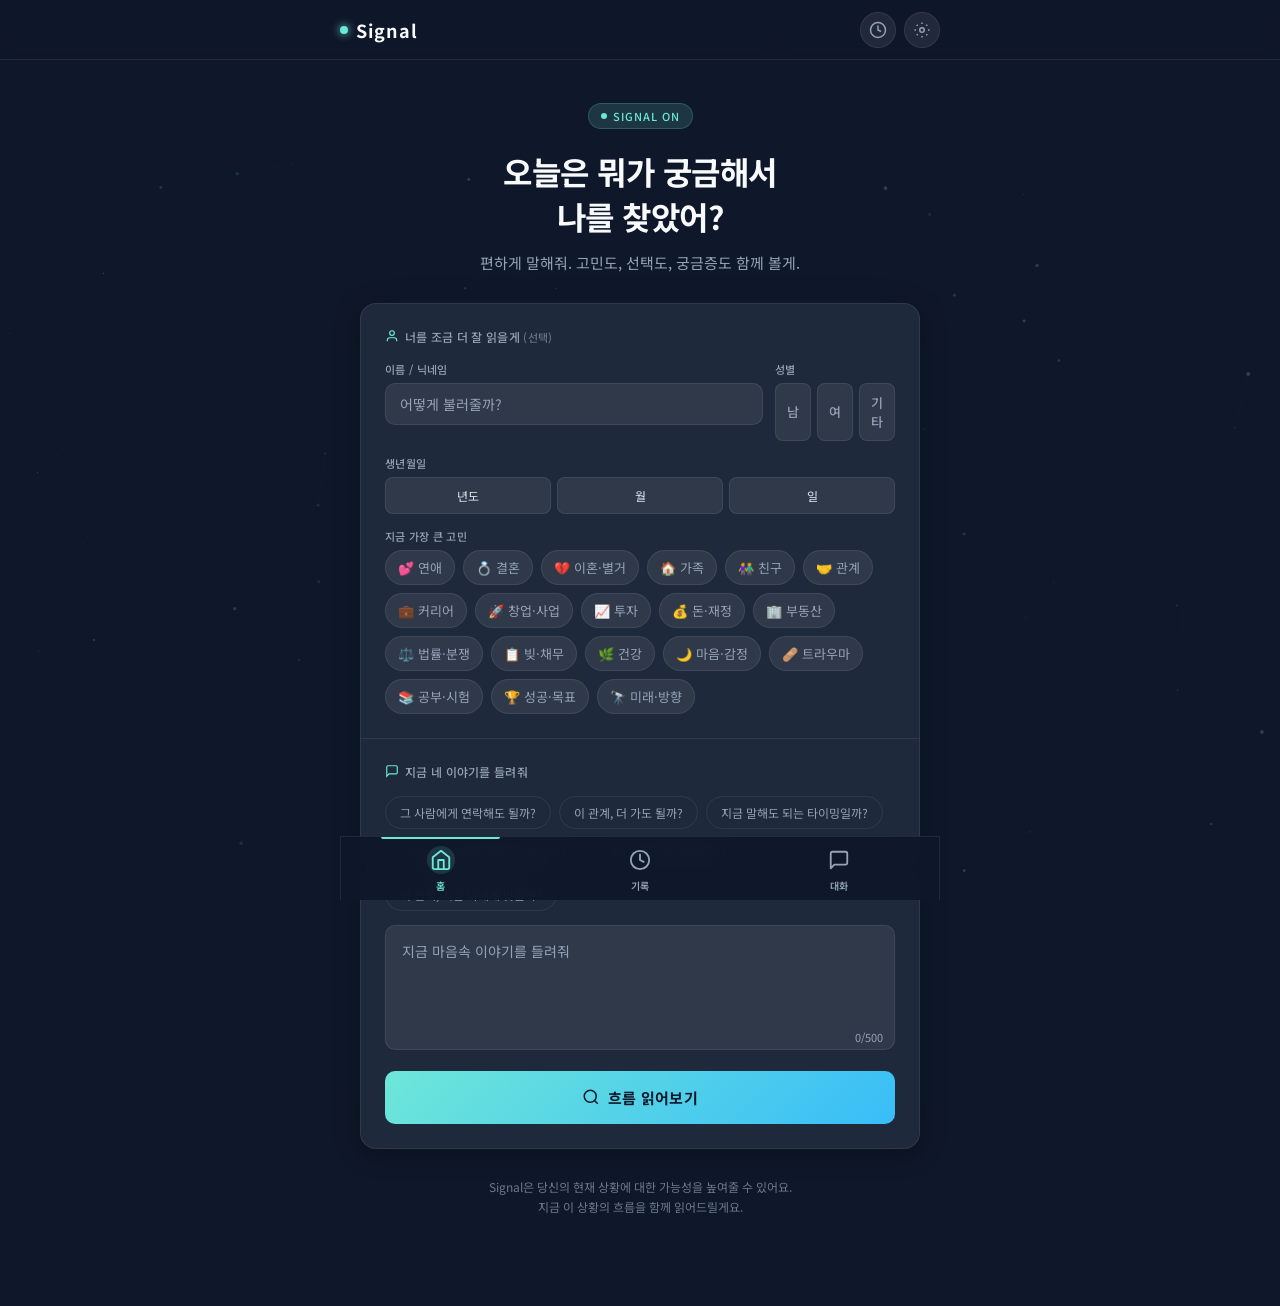
<file: index.html.html>
<!DOCTYPE html>
<html lang="ko">
<head>
  <meta charset="UTF-8" />
  <meta name="viewport" content="width=device-width, initial-scale=1.0" />
  <title>Signal — 말하기 전에, 반응 가능성을 먼저 본다</title>
  <link rel="preconnect" href="https://fonts.googleapis.com" />
  <link rel="preconnect" href="https://fonts.gstatic.com" crossorigin />
  <link href="https://fonts.googleapis.com/css2?family=Noto+Sans+KR:wght@300;400;500;600;700&display=swap" rel="stylesheet" />
  <link rel="stylesheet" href="css/style.css" />
</head>
<body>

  <!-- ==================== NAVIGATION ==================== -->
  <nav class="nav" id="mainNav">
    <div class="nav-inner">
      <div class="nav-logo">
        <span class="logo-dot"></span>
        <span class="logo-text">Signal</span>
      </div>
      <div class="nav-actions">
        <button class="nav-btn" id="historyNavBtn" onclick="showScreen('history')">
          <svg width="18" height="18" viewBox="0 0 24 24" fill="none" stroke="currentColor" stroke-width="2"><circle cx="12" cy="12" r="10"/><polyline points="12,6 12,12 16,14"/></svg>
        </button>
        <button class="nav-btn" id="settingsNavBtn" onclick="showScreen('settings')">
          <svg width="18" height="18" viewBox="0 0 24 24" fill="none" stroke="currentColor" stroke-width="2"><circle cx="12" cy="12" r="3"/><path d="M19.07 4.93l-1.41 1.41M4.93 4.93l1.41 1.41M19.07 19.07l-1.41-1.41M4.93 19.07l1.41-1.41M12 2v2M12 20v2M2 12h2M20 12h2"/></svg>
        </button>
      </div>
    </div>
  </nav>

  <!-- ==================== PARTICLE CANVAS ==================== -->
  <canvas id="particles" class="particles-canvas"></canvas>

  <!-- ==================== SCREEN: HOME ==================== -->
  <div class="screen active" id="screen-home">
    <div class="home-container">

      <!-- Header copy -->
      <div class="home-header">
        <div class="header-badge">
          <span class="badge-dot"></span>
          <span>signal on</span>
        </div>
        <h1 class="home-title">오늘은 뭐가 궁금해서<br>나를 찾았어?</h1>
        <p class="home-subtitle">편하게 말해줘. 고민도, 선택도, 궁금증도 함께 볼게.</p>
      </div>

      <!-- Main card -->
      <div class="main-card">

        <!-- Personal info section -->
        <div class="personal-section">
          <div class="section-label">
            <svg width="14" height="14" viewBox="0 0 24 24" fill="none" stroke="currentColor" stroke-width="2"><path d="M20 21v-2a4 4 0 0 0-4-4H8a4 4 0 0 0-4 4v2"/><circle cx="12" cy="7" r="4"/></svg>
            <span>너를 조금 더 잘 읽을게 <em>(선택)</em></span>
          </div>

          <div class="personal-fields">
            <div class="field-row">
              <div class="field-group">
                <label class="field-label">이름 / 닉네임</label>
                <input
                  type="text"
                  id="inputName"
                  class="field-input"
                  placeholder="어떻게 불러줄까?"
                  maxlength="10"
                  autocomplete="off"
                />
              </div>
              <div class="field-group gender-group">
                <label class="field-label">성별</label>
                <div class="gender-btns" id="genderBtns">
                  <button type="button" class="gender-btn" data-value="male" onclick="selectGender(this)">남</button>
                  <button type="button" class="gender-btn" data-value="female" onclick="selectGender(this)">여</button>
                  <button type="button" class="gender-btn" data-value="other" onclick="selectGender(this)">기타</button>
                </div>
              </div>
            </div>

            <div class="field-row">
              <div class="field-group">
                <label class="field-label">생년월일</label>
                <div class="birth-selects">
                  <select id="birthYear" class="birth-select" onchange="updateDays()">
                    <option value="">년도</option>
                  </select>
                  <select id="birthMonth" class="birth-select" onchange="updateDays()">
                    <option value="">월</option>
                    <option value="1">1월</option><option value="2">2월</option><option value="3">3월</option>
                    <option value="4">4월</option><option value="5">5월</option><option value="6">6월</option>
                    <option value="7">7월</option><option value="8">8월</option><option value="9">9월</option>
                    <option value="10">10월</option><option value="11">11월</option><option value="12">12월</option>
                  </select>
                  <select id="birthDay" class="birth-select">
                    <option value="">일</option>
                  </select>
                </div>
              </div>
            </div>

            <div class="field-group">
              <label class="field-label">지금 가장 큰 고민</label>
              <div class="category-chips" id="categoryChips">
                <button type="button" class="cat-chip" data-value="love" onclick="selectCategory(this)">💕 연애</button>
                <button type="button" class="cat-chip" data-value="marriage" onclick="selectCategory(this)">💍 결혼</button>
                <button type="button" class="cat-chip" data-value="divorce" onclick="selectCategory(this)">💔 이혼·별거</button>
                <button type="button" class="cat-chip" data-value="family" onclick="selectCategory(this)">🏠 가족</button>
                <button type="button" class="cat-chip" data-value="friend" onclick="selectCategory(this)">👫 친구</button>
                <button type="button" class="cat-chip" data-value="relation" onclick="selectCategory(this)">🤝 관계</button>
                <button type="button" class="cat-chip" data-value="career" onclick="selectCategory(this)">💼 커리어</button>
                <button type="button" class="cat-chip" data-value="startup" onclick="selectCategory(this)">🚀 창업·사업</button>
                <button type="button" class="cat-chip" data-value="invest" onclick="selectCategory(this)">📈 투자</button>
                <button type="button" class="cat-chip" data-value="money" onclick="selectCategory(this)">💰 돈·재정</button>
                <button type="button" class="cat-chip" data-value="realestate" onclick="selectCategory(this)">🏢 부동산</button>
                <button type="button" class="cat-chip" data-value="legal" onclick="selectCategory(this)">⚖️ 법률·분쟁</button>
                <button type="button" class="cat-chip" data-value="debt" onclick="selectCategory(this)">📋 빚·채무</button>
                <button type="button" class="cat-chip" data-value="health" onclick="selectCategory(this)">🌿 건강</button>
                <button type="button" class="cat-chip" data-value="mind" onclick="selectCategory(this)">🌙 마음·감정</button>
                <button type="button" class="cat-chip" data-value="trauma" onclick="selectCategory(this)">🩹 트라우마</button>
                <button type="button" class="cat-chip" data-value="study" onclick="selectCategory(this)">📚 공부·시험</button>
                <button type="button" class="cat-chip" data-value="success" onclick="selectCategory(this)">🏆 성공·목표</button>
                <button type="button" class="cat-chip" data-value="future" onclick="selectCategory(this)">🔭 미래·방향</button>
              </div>
            </div>
          </div>
        </div>

        <!-- Divider -->
        <div class="card-divider"></div>

        <!-- Question section -->
        <div class="question-section">
          <div class="section-label">
            <svg width="14" height="14" viewBox="0 0 24 24" fill="none" stroke="currentColor" stroke-width="2"><path d="M21 15a2 2 0 0 1-2 2H7l-4 4V5a2 2 0 0 1 2-2h14a2 2 0 0 1 2 2z"/></svg>
            <span>지금 네 이야기를 들려줘</span>
          </div>

          <!-- Quick chips (dynamic) -->
          <div class="quick-chips" id="quickChips">
            <button type="button" class="quick-chip" onclick="setQuestion(this.textContent)">그 사람에게 연락해도 될까?</button>
            <button type="button" class="quick-chip" onclick="setQuestion(this.textContent)">이 관계, 더 가도 될까?</button>
            <button type="button" class="quick-chip" onclick="setQuestion(this.textContent)">지금 말해도 되는 타이밍일까?</button>
            <button type="button" class="quick-chip" onclick="setQuestion(this.textContent)">기다리는 게 맞아, 끝내는 게 맞아?</button>
            <button type="button" class="quick-chip" onclick="setQuestion(this.textContent)">내가 사과하면 받아줄까?</button>
            <button type="button" class="quick-chip" onclick="setQuestion(this.textContent)">이 선택, 지금 나에게 맞을까?</button>
          </div>

          <div class="textarea-wrapper">
            <textarea
              id="questionInput"
              class="question-textarea"
              placeholder="지금 마음속 이야기를 들려줘"
              rows="4"
              maxlength="500"
            ></textarea>
            <div class="char-count"><span id="charCount">0</span>/500</div>
          </div>

          <button class="cta-btn" id="analyzeBtn" onclick="startAnalysis()">
            <span class="cta-icon">
              <svg width="18" height="18" viewBox="0 0 24 24" fill="none" stroke="currentColor" stroke-width="2"><circle cx="11" cy="11" r="8"/><line x1="21" y1="21" x2="16.65" y2="16.65"/></svg>
            </span>
            <span>흐름 읽어보기</span>
          </button>
        </div>
      </div>

      <!-- Footer hint -->
      <p class="home-hint">Signal은 당신의 현재 상황에 대한 가능성을 높여줄 수 있어요.<br>지금 이 상황의 흐름을 함께 읽어드릴게요.</p>

    </div>
  </div>

  <!-- ==================== SCREEN: LOADING ==================== -->
  <div class="screen" id="screen-loading">
    <div class="loading-container">
      <div class="loading-rings">
        <div class="ring ring-1"></div>
        <div class="ring ring-2"></div>
        <div class="ring ring-3"></div>
        <div class="ring-dot"></div>
      </div>
      <p class="loading-name" id="loadingName">흐름을 읽는 중이야...</p>
      <p class="loading-sub">신호를 분석하고 있어</p>
    </div>
  </div>

  <!-- ==================== SCREEN: RESULT ==================== -->
  <div class="screen" id="screen-result">
    <div class="result-container">

      <div class="result-header">
        <button class="back-btn" onclick="showScreen('home')">
          <svg width="20" height="20" viewBox="0 0 24 24" fill="none" stroke="currentColor" stroke-width="2"><polyline points="15,18 9,12 15,6"/></svg>
        </button>
        <div class="result-badge" id="resultBadge">분석 결과</div>
      </div>

      <!-- Summary card -->
      <div class="result-card summary-card">
        <div class="card-tag">오늘의 한마디</div>
        <p class="summary-text" id="summaryText">지금 이 흐름, 나쁘지 않아.</p>
        <p class="summary-sub" id="summarySub">조금 더 가볍게 닿는 쪽이 훨씬 좋아 보여.</p>
      </div>

      <!-- Signal meters -->
      <div class="result-card signal-card">
        <div class="card-tag">시그널 수치</div>
        <div class="signal-meters">
          <div class="signal-meter">
            <div class="signal-header">
              <div class="signal-info">
                <div class="signal-icon mint">
                  <svg width="14" height="14" viewBox="0 0 24 24" fill="none" stroke="currentColor" stroke-width="2.5"><path d="M22 11.08V12a10 10 0 1 1-5.93-9.14"/><polyline points="22,4 12,14.01 9,11.01"/></svg>
                </div>
                <span class="signal-label">가능성</span>
              </div>
              <span class="signal-value mint-text" id="acceptValue">0%</span>
            </div>
            <div class="signal-bar-bg">
              <div class="signal-bar mint-bar" id="acceptBar" style="width:0%"></div>
            </div>
            <p class="signal-desc" id="acceptDesc">수용 가능성 — 지금 시도해도 될 가능성</p>
          </div>

          <div class="signal-meter">
            <div class="signal-header">
              <div class="signal-info">
                <div class="signal-icon coral">
                  <svg width="14" height="14" viewBox="0 0 24 24" fill="none" stroke="currentColor" stroke-width="2.5"><path d="M10.29 3.86L1.82 18a2 2 0 0 0 1.71 3h16.94a2 2 0 0 0 1.71-3L13.71 3.86a2 2 0 0 0-3.42 0z"/><line x1="12" y1="9" x2="12" y2="13"/><line x1="12" y1="17" x2="12.01" y2="17"/></svg>
                </div>
                <span class="signal-label">리스크</span>
              </div>
              <span class="signal-value coral-text" id="riskValue">0%</span>
            </div>
            <div class="signal-bar-bg">
              <div class="signal-bar coral-bar" id="riskBar" style="width:0%"></div>
            </div>
            <p class="signal-desc" id="riskDesc">관계 손상 위험 — 역효과 가능성</p>
          </div>
        </div>
      </div>

      <!-- Flow analysis -->
      <div class="result-card">
        <div class="card-tag">흐름 해석</div>
        <p class="flow-text" id="flowText">상대가 완전히 닫혀 있는 건 아닌데, 지금 바로 결론을 내려고 하면 부담이 커질 수 있어요.</p>
      </div>

      <!-- Next move: Fortune Cookie -->
      <div class="result-card fortune-card">
        <div class="card-tag">다음 한 수</div>
        <div class="fortune-cookie" id="fortuneCookie">
          <div class="fortune-icon">🥠</div>
          <p class="fortune-text" id="fortuneText">지금 이 흐름, 한 발 더 나아가도 괜찮아.</p>
        </div>
      </div>

      <!-- Signal card -->
      <div class="result-card signal-oracle-card">
        <div class="card-tag">오늘의 시그널 카드</div>

        <!-- 버튼 영역: 카드가 열리기 전에만 표시 -->
        <div class="oracle-trigger" id="oracleTrigger">
          <p class="oracle-trigger-desc">오늘 너를 위한 시그널 카드가 준비됐어<br><span class="oracle-trigger-sub">지금 가능성을 올려줄 카드를 골라봐 ✦</span></p>
          <button class="oracle-open-btn" onclick="openOracleCards()">
            <span class="oracle-btn-shimmer"></span>
            <svg width="18" height="18" viewBox="0 0 24 24" fill="none" stroke="currentColor" stroke-width="2" stroke-linecap="round" stroke-linejoin="round"><rect x="2" y="3" width="20" height="14" rx="2"/><path d="M8 21h8M12 17v4"/></svg>
            ✦ 나의 가능성 카드 뽑기
          </button>
        </div>

        <!-- 카드 영역: 버튼 클릭 후 표시 -->
        <div class="oracle-cards-wrap" id="oracleCardsWrap" style="display:none;">
          <p class="oracle-prompt">3장 중 끌리는 카드 1장을 골라봐<br><span class="oracle-prompt-sub">직감으로 선택한 카드가 지금 너의 가능성을 높여줄 거야</span></p>
          <div class="oracle-cards" id="oracleCards">
            <!-- Rendered by JS -->
          </div>
          <p class="oracle-hint" id="oracleHint">카드를 하나 골라봐 ✦</p>
        </div>
      </div>

      <!-- Chat section -->
      <div class="chat-section" id="chatSection">
        <div class="chat-header">
          <span class="chat-logo-dot"></span>
          <span class="chat-title">Signal에게 더 물어봐</span>
        </div>
        <div class="chat-messages" id="chatMessages">
          <div class="chat-msg signal-msg" id="chatIntro">
            <div class="msg-bubble">분석 결과를 보고 더 궁금한 게 있으면 말해줘. 뭐든 같이 볼게.</div>
          </div>
        </div>
        <div class="chat-input-row">
          <input
            type="text"
            id="chatInput"
            class="chat-input"
            placeholder="더 궁금한 거 물어봐..."
            maxlength="200"
            autocomplete="off"
            onkeydown="handleChatKey(event)"
          />
          <button class="chat-send-btn" onclick="sendChat()">
            <svg width="18" height="18" viewBox="0 0 24 24" fill="none" stroke="currentColor" stroke-width="2"><line x1="22" y1="2" x2="11" y2="13"/><polygon points="22,2 15,22 11,13 2,9"/></svg>
          </button>
        </div>
      </div>

      <!-- Action buttons -->
      <div class="result-actions">
        <button class="action-btn save-btn" onclick="saveResult()">
          <svg width="16" height="16" viewBox="0 0 24 24" fill="none" stroke="currentColor" stroke-width="2"><path d="M19 21H5a2 2 0 0 1-2-2V5a2 2 0 0 1 2-2h11l5 5v11a2 2 0 0 1-2 2z"/><polyline points="17,21 17,13 7,13 7,21"/><polyline points="7,3 7,8 15,8"/></svg>
          저장하기
        </button>
        <button class="action-btn new-btn" onclick="newQuestion()">
          <svg width="16" height="16" viewBox="0 0 24 24" fill="none" stroke="currentColor" stroke-width="2"><polyline points="1,4 1,10 7,10"/><path d="M3.51 15a9 9 0 1 0 .49-3.47"/></svg>
          새 질문
        </button>
      </div>

    </div>
  </div>

  <!-- ==================== SCREEN: HISTORY ==================== -->
  <div class="screen" id="screen-history">
    <div class="page-container">
      <div class="page-header">
        <button class="back-btn" onclick="showScreen('home')">
          <svg width="20" height="20" viewBox="0 0 24 24" fill="none" stroke="currentColor" stroke-width="2"><polyline points="15,18 9,12 15,6"/></svg>
        </button>
        <h2 class="page-title">지난 흐름</h2>
      </div>
      <div class="history-list" id="historyList">
        <div class="empty-state">
          <div class="empty-icon">🌙</div>
          <p class="empty-text">아직 저장된 흐름이 없어</p>
          <p class="empty-sub">질문을 입력하고 분석을 저장해봐</p>
        </div>
      </div>
    </div>
  </div>

  <!-- ==================== SCREEN: SETTINGS ==================== -->
  <div class="screen" id="screen-settings">
    <div class="page-container">
      <div class="page-header">
        <button class="back-btn" onclick="showScreen('home')">
          <svg width="20" height="20" viewBox="0 0 24 24" fill="none" stroke="currentColor" stroke-width="2"><polyline points="15,18 9,12 15,6"/></svg>
        </button>
        <h2 class="page-title">설정</h2>
      </div>

      <!-- Profile section -->
      <div class="settings-section">
        <div class="settings-label">내 정보</div>
        <div class="settings-card">
          <div class="profile-display" id="profileDisplay">
            <div class="profile-avatar" id="profileAvatar">?</div>
            <div class="profile-info">
              <div class="profile-name" id="profileName">이름을 설정해봐</div>
              <div class="profile-detail" id="profileDetail">정보 없음</div>
            </div>
          </div>
        </div>
      </div>

      <!-- Premium section -->
      <div class="settings-section">
        <div class="settings-label">Signal Plus</div>
        <div class="premium-card">
          <div class="premium-header">
            <div>
              <div class="premium-title">Signal Plus</div>
              <div class="premium-desc">더 깊은 해석과 무제한 기록</div>
            </div>
            <div class="premium-badge-tag">무료 체험</div>
          </div>
          <ul class="premium-features">
            <li><span class="feat-check">✓</span> 무제한 질문 분석</li>
            <li><span class="feat-check">✓</span> 카테고리별 심화 해석</li>
            <li><span class="feat-check">✓</span> 기록 무제한 저장</li>
            <li><span class="feat-check">✓</span> 지난 흐름 비교 분석</li>
            <li><span class="feat-check">✓</span> 주간 패턴 리포트</li>
          </ul>
          <div class="premium-plans">
            <div class="plan-option selected" id="monthlyPlan" onclick="selectPlan('monthly')">
              <div class="plan-name">월간</div>
              <div class="plan-price">₩9,900<span>/월</span></div>
            </div>
            <div class="plan-option" id="yearlyPlan" onclick="selectPlan('yearly')">
              <div class="plan-name">연간 <span class="plan-badge">50% 절약</span></div>
              <div class="plan-price">₩59,000<span>/년</span></div>
            </div>
          </div>
          <button class="premium-cta" onclick="startTrial()">7일 무료 체험 시작</button>
          <p class="premium-note">체험 기간 이후 자동 결제 · 언제든지 해지 가능</p>
        </div>
      </div>

      <!-- App info section -->
      <div class="settings-section">
        <div class="settings-label">앱 안내</div>
        <div class="settings-card">
          <div class="settings-item" onclick="showModal('privacy')">
            <span>개인정보 처리방침</span>
            <svg width="16" height="16" viewBox="0 0 24 24" fill="none" stroke="currentColor" stroke-width="2"><polyline points="9,18 15,12 9,6"/></svg>
          </div>
          <div class="settings-item" onclick="showModal('terms')">
            <span>이용약관</span>
            <svg width="16" height="16" viewBox="0 0 24 24" fill="none" stroke="currentColor" stroke-width="2"><polyline points="9,18 15,12 9,6"/></svg>
          </div>
          <div class="settings-item" onclick="showModal('ai')">
            <span>AI 한계 안내</span>
            <svg width="16" height="16" viewBox="0 0 24 24" fill="none" stroke="currentColor" stroke-width="2"><polyline points="9,18 15,12 9,6"/></svg>
          </div>
          <div class="settings-item danger-item" onclick="clearData()">
            <span>데이터 초기화</span>
            <svg width="16" height="16" viewBox="0 0 24 24" fill="none" stroke="currentColor" stroke-width="2"><polyline points="9,18 15,12 9,6"/></svg>
          </div>
        </div>
      </div>

      <p class="app-version">Signal v1.0.0 · 이 앱의 결과는 참고용이며 전문적인 조언을 대체하지 않아요.</p>
    </div>
  </div>

  <!-- ==================== MODAL ==================== -->
  <div class="modal-overlay" id="modalOverlay" onclick="hideModal()">
    <div class="modal-box" onclick="event.stopPropagation()">
      <div class="modal-header">
        <h3 class="modal-title" id="modalTitle">제목</h3>
        <button class="modal-close" onclick="hideModal()">
          <svg width="20" height="20" viewBox="0 0 24 24" fill="none" stroke="currentColor" stroke-width="2"><line x1="18" y1="6" x2="6" y2="18"/><line x1="6" y1="6" x2="18" y2="18"/></svg>
        </button>
      </div>
      <div class="modal-body" id="modalBody"></div>
    </div>
  </div>

  <!-- ==================== BOTTOM TAB BAR ==================== -->
  <nav class="bottom-nav" id="bottomNav">
    <button class="tab-btn active" id="tab-home" onclick="switchTab('home')">
      <span class="tab-icon">
        <svg width="22" height="22" viewBox="0 0 24 24" fill="none" stroke="currentColor" stroke-width="2" stroke-linecap="round" stroke-linejoin="round">
          <path d="M3 9l9-7 9 7v11a2 2 0 0 1-2 2H5a2 2 0 0 1-2-2z"/>
          <polyline points="9,22 9,12 15,12 15,22"/>
        </svg>
      </span>
      <span class="tab-label">홈</span>
    </button>

    <button class="tab-btn" id="tab-history" onclick="switchTab('history')">
      <span class="tab-icon">
        <svg width="22" height="22" viewBox="0 0 24 24" fill="none" stroke="currentColor" stroke-width="2" stroke-linecap="round" stroke-linejoin="round">
          <circle cx="12" cy="12" r="10"/>
          <polyline points="12,6 12,12 16,14"/>
        </svg>
      </span>
      <span class="tab-label">기록</span>
    </button>

    <button class="tab-btn" id="tab-chat" onclick="switchTab('chat')">
      <span class="tab-icon">
        <svg width="22" height="22" viewBox="0 0 24 24" fill="none" stroke="currentColor" stroke-width="2" stroke-linecap="round" stroke-linejoin="round">
          <path d="M21 15a2 2 0 0 1-2 2H7l-4 4V5a2 2 0 0 1 2-2h14a2 2 0 0 1 2 2z"/>
        </svg>
      </span>
      <span class="tab-label">대화</span>
    </button>
  </nav>

  <!-- ==================== SCREEN: CHAT (단독) ==================== -->
  <div class="screen" id="screen-chat">
    <div class="chat-page-container">
      <div class="chat-page-header">
        <div class="chat-page-logo">
          <span class="logo-dot"></span>
          <span>Signal</span>
        </div>
        <p class="chat-page-sub">분석 결과를 기반으로 대화해봐</p>
      </div>

      <div class="chat-page-messages" id="chatPageMessages">
        <div class="chat-msg signal-msg">
          <div class="msg-bubble">먼저 홈에서 고민을 분석하면,<br>여기서 더 깊은 이야기를 나눌 수 있어.</div>
        </div>
      </div>

      <div class="chat-page-input-row">
        <input
          type="text"
          id="chatPageInput"
          class="chat-input"
          placeholder="Signal에게 물어봐..."
          maxlength="200"
          autocomplete="off"
          onkeydown="handleChatPageKey(event)"
        />
        <button class="chat-send-btn" onclick="sendChatPage()">
          <svg width="18" height="18" viewBox="0 0 24 24" fill="none" stroke="currentColor" stroke-width="2"><line x1="22" y1="2" x2="11" y2="13"/><polygon points="22,2 15,22 11,13 2,9"/></svg>
        </button>
      </div>
    </div>
  </div>

  <!-- ==================== TOAST ==================== -->
  <div class="toast" id="toast"></div>

  <script src="js/app.js"></script>
</body>
</html>
</file>
<file: css/style.css>
/* ========================================
   Signal — CSS
   Colors: Deep Navy #0F172A, Mint #6EE7D8
   ======================================== */

*, *::before, *::after { box-sizing: border-box; margin: 0; padding: 0; }

:root {
  --navy: #0F172A;
  --navy-2: #1E293B;
  --navy-3: #334155;
  --mint: #6EE7D8;
  --mint-dim: rgba(110,231,216,0.15);
  --mint-glow: rgba(110,231,216,0.08);
  --coral: #F87171;
  --coral-dim: rgba(248,113,113,0.15);
  --white: #F8FAFC;
  --white-60: rgba(248,250,252,0.6);
  --white-30: rgba(248,250,252,0.3);
  --white-10: rgba(248,250,252,0.08);
  --text: #E2E8F0;
  --text-dim: #94A3B8;
  --border: rgba(255,255,255,0.08);
  --border-mint: rgba(110,231,216,0.2);
  --shadow: 0 4px 24px rgba(0,0,0,0.4);
  --radius: 16px;
  --radius-sm: 10px;
  --font: 'Noto Sans KR', -apple-system, sans-serif;
  --tab-h: 64px; /* 하단 탭바 높이 */
}

html { scroll-behavior: smooth; }

body {
  font-family: var(--font);
  background: var(--navy);
  color: var(--text);
  min-height: 100dvh;
  overflow-x: hidden;
  position: relative;
}

/* ==================== SCROLLBAR ==================== */
::-webkit-scrollbar { width: 4px; }
::-webkit-scrollbar-track { background: transparent; }
::-webkit-scrollbar-thumb { background: var(--navy-3); border-radius: 2px; }

/* ==================== CANVAS ==================== */
.particles-canvas {
  position: fixed;
  top: 0; left: 0;
  width: 100%; height: 100%;
  pointer-events: none;
  z-index: 0;
  opacity: 0.4;
}

/* ==================== NAVIGATION ==================== */
.nav {
  position: fixed;
  top: 0; left: 0; right: 0;
  z-index: 100;
  padding: 0 20px;
  height: 60px;
  display: flex;
  align-items: center;
  background: linear-gradient(to bottom, rgba(15,23,42,0.95) 0%, rgba(15,23,42,0) 100%);
  backdrop-filter: blur(8px);
  -webkit-backdrop-filter: blur(8px);
}

.nav-inner {
  display: flex;
  align-items: center;
  justify-content: space-between;
  width: 100%;
  max-width: 600px;
  margin: 0 auto;
}

.nav-logo {
  display: flex;
  align-items: center;
  gap: 8px;
  font-weight: 700;
  font-size: 18px;
  letter-spacing: 1px;
  color: var(--white);
}

.logo-dot {
  width: 8px;
  height: 8px;
  border-radius: 50%;
  background: var(--mint);
  box-shadow: 0 0 8px var(--mint);
  animation: pulse 2s ease-in-out infinite;
}

@keyframes pulse {
  0%, 100% { opacity: 1; box-shadow: 0 0 8px var(--mint); }
  50% { opacity: 0.6; box-shadow: 0 0 4px var(--mint); }
}

.nav-actions { display: flex; gap: 8px; }

.nav-btn {
  width: 36px; height: 36px;
  border-radius: 50%;
  border: 1px solid var(--border);
  background: var(--white-10);
  color: var(--text-dim);
  cursor: pointer;
  display: flex; align-items: center; justify-content: center;
  transition: all 0.2s;
}
.nav-btn:hover { border-color: var(--border-mint); color: var(--mint); background: var(--mint-glow); }

/* ==================== SCREENS ==================== */
.screen {
  display: none;
  min-height: 100dvh;
  position: relative;
  z-index: 10;
}
.screen.active { display: block; }

/* ==================== HOME ==================== */
.home-container {
  max-width: 600px;
  margin: 0 auto;
  padding: 80px 20px calc(var(--tab-h) + 24px);
  display: flex;
  flex-direction: column;
  gap: 28px;
}

.home-header {
  text-align: center;
  padding-top: 20px;
}

.header-badge {
  display: inline-flex;
  align-items: center;
  gap: 6px;
  background: var(--mint-dim);
  border: 1px solid var(--border-mint);
  border-radius: 20px;
  padding: 4px 12px;
  font-size: 11px;
  color: var(--mint);
  letter-spacing: 1px;
  text-transform: uppercase;
  margin-bottom: 20px;
  font-weight: 500;
}

.badge-dot {
  width: 6px; height: 6px;
  border-radius: 50%;
  background: var(--mint);
  animation: pulse 2s ease-in-out infinite;
}

.home-title {
  font-size: clamp(24px, 6vw, 32px);
  font-weight: 700;
  line-height: 1.4;
  color: var(--white);
  margin-bottom: 12px;
  letter-spacing: -0.5px;
}

.home-subtitle {
  font-size: 15px;
  color: var(--text-dim);
  line-height: 1.6;
}

/* ==================== MAIN CARD ==================== */
.main-card {
  background: var(--navy-2);
  border: 1px solid var(--border);
  border-radius: var(--radius);
  overflow: hidden;
  box-shadow: var(--shadow), 0 0 40px rgba(110,231,216,0.04);
}

.personal-section,
.question-section {
  padding: 24px;
}

.section-label {
  display: flex;
  align-items: center;
  gap: 6px;
  font-size: 12px;
  color: var(--text-dim);
  margin-bottom: 16px;
  font-weight: 500;
  letter-spacing: 0.3px;
}

.section-label em {
  font-style: normal;
  opacity: 0.6;
  font-size: 11px;
}

.section-label svg { color: var(--mint); flex-shrink: 0; }

.card-divider {
  height: 1px;
  background: var(--border);
  margin: 0;
}

/* ==================== PERSONAL FIELDS ==================== */
.personal-fields {
  display: flex;
  flex-direction: column;
  gap: 14px;
}

.field-row {
  display: flex;
  gap: 12px;
  align-items: flex-start;
}

.field-group {
  display: flex;
  flex-direction: column;
  gap: 6px;
  flex: 1;
}

.field-label {
  font-size: 11px;
  color: var(--text-dim);
  font-weight: 500;
  letter-spacing: 0.3px;
}

.field-input {
  background: var(--white-10);
  border: 1px solid var(--border);
  border-radius: var(--radius-sm);
  padding: 10px 14px;
  color: var(--white);
  font-size: 14px;
  font-family: var(--font);
  width: 100%;
  transition: border-color 0.2s, background 0.2s;
  outline: none;
}
.field-input::placeholder { color: var(--text-dim); }
.field-input:focus {
  border-color: var(--border-mint);
  background: var(--mint-glow);
}

/* ==================== GENDER BUTTONS ==================== */
.gender-group { flex: 0 0 auto; min-width: 120px; }

.gender-btns {
  display: flex;
  gap: 6px;
}

.gender-btn {
  flex: 1;
  padding: 9px 6px;
  border-radius: 8px;
  border: 1px solid var(--border);
  background: var(--white-10);
  color: var(--text-dim);
  font-size: 13px;
  font-family: var(--font);
  font-weight: 500;
  cursor: pointer;
  transition: all 0.2s;
  text-align: center;
}
.gender-btn:hover { border-color: var(--border-mint); color: var(--mint); }
.gender-btn.active {
  background: var(--mint-dim);
  border-color: var(--mint);
  color: var(--mint);
  font-weight: 600;
}

/* ==================== BIRTH SELECTS ==================== */
.birth-selects {
  display: flex;
  gap: 6px;
}

.birth-select {
  flex: 1;
  padding: 9px 6px;
  background: var(--white-10);
  border: 1px solid var(--border);
  border-radius: 8px;
  color: var(--text);
  font-size: 12px;
  font-family: var(--font);
  cursor: pointer;
  outline: none;
  appearance: none;
  -webkit-appearance: none;
  text-align: center;
  transition: border-color 0.2s;
}
.birth-select:focus { border-color: var(--border-mint); }
.birth-select option { background: var(--navy-2); color: var(--text); }
.birth-select:invalid, .birth-select option[value=""] { color: var(--text-dim); }

/* ==================== CATEGORY CHIPS ==================== */
.category-chips {
  display: flex;
  flex-wrap: wrap;
  gap: 8px;
}

.cat-chip {
  padding: 7px 12px;
  border-radius: 20px;
  border: 1px solid var(--border);
  background: var(--white-10);
  color: var(--text-dim);
  font-size: 13px;
  font-family: var(--font);
  cursor: pointer;
  transition: all 0.2s;
  white-space: nowrap;
}
.cat-chip:hover { border-color: var(--border-mint); color: var(--text); }
.cat-chip.active {
  background: var(--mint-dim);
  border-color: var(--mint);
  color: var(--mint);
  font-weight: 600;
}

/* ==================== QUICK CHIPS ==================== */
.quick-chips {
  display: flex;
  gap: 8px;
  flex-wrap: wrap;
  margin-bottom: 14px;
}

.quick-chip {
  padding: 7px 14px;
  border-radius: 20px;
  border: 1px solid var(--border);
  background: transparent;
  color: var(--text-dim);
  font-size: 12px;
  font-family: var(--font);
  cursor: pointer;
  transition: all 0.2s;
  white-space: nowrap;
}
.quick-chip:hover { border-color: var(--border-mint); color: var(--mint); }

/* ==================== TEXTAREA ==================== */
.textarea-wrapper {
  position: relative;
  margin-bottom: 16px;
}

.question-textarea {
  width: 100%;
  background: var(--white-10);
  border: 1px solid var(--border);
  border-radius: var(--radius-sm);
  padding: 14px 16px;
  color: var(--white);
  font-size: 14px;
  font-family: var(--font);
  line-height: 1.7;
  resize: none;
  outline: none;
  transition: border-color 0.2s, background 0.2s;
  min-height: 100px;
}
.question-textarea::placeholder { color: var(--text-dim); }
.question-textarea:focus {
  border-color: var(--border-mint);
  background: var(--mint-glow);
}

.char-count {
  position: absolute;
  bottom: 10px;
  right: 12px;
  font-size: 11px;
  color: var(--text-dim);
}

/* ==================== CTA BUTTON ==================== */
.cta-btn {
  width: 100%;
  padding: 16px;
  border-radius: var(--radius-sm);
  border: none;
  background: linear-gradient(135deg, var(--mint) 0%, #38BDF8 100%);
  color: var(--navy);
  font-size: 15px;
  font-weight: 700;
  font-family: var(--font);
  cursor: pointer;
  display: flex;
  align-items: center;
  justify-content: center;
  gap: 8px;
  transition: all 0.2s;
  letter-spacing: 0.3px;
}
.cta-btn:hover {
  transform: translateY(-1px);
  box-shadow: 0 8px 24px rgba(110,231,216,0.3);
}
.cta-btn:active { transform: translateY(0); }

.cta-icon { display: flex; align-items: center; }

/* ==================== HOME HINT ==================== */
.home-hint {
  text-align: center;
  font-size: 12px;
  color: var(--text-dim);
  line-height: 1.7;
  opacity: 0.7;
}

/* ==================== LOADING ==================== */
.loading-container {
  display: flex;
  flex-direction: column;
  align-items: center;
  justify-content: center;
  min-height: 100dvh;
  gap: 24px;
}

.loading-rings {
  position: relative;
  width: 100px;
  height: 100px;
  display: flex;
  align-items: center;
  justify-content: center;
}

.ring {
  position: absolute;
  border-radius: 50%;
  border: 1.5px solid transparent;
  animation: spin linear infinite;
}

.ring-1 {
  width: 100px; height: 100px;
  border-top-color: var(--mint);
  border-right-color: rgba(110,231,216,0.3);
  animation-duration: 2s;
}

.ring-2 {
  width: 72px; height: 72px;
  border-top-color: rgba(110,231,216,0.6);
  border-right-color: rgba(110,231,216,0.1);
  animation-duration: 1.5s;
  animation-direction: reverse;
}

.ring-3 {
  width: 48px; height: 48px;
  border-top-color: rgba(110,231,216,0.3);
  animation-duration: 1s;
}

.ring-dot {
  width: 8px; height: 8px;
  border-radius: 50%;
  background: var(--mint);
  box-shadow: 0 0 12px var(--mint);
  position: relative;
  z-index: 1;
}

@keyframes spin {
  from { transform: rotate(0deg); }
  to { transform: rotate(360deg); }
}

.loading-name {
  font-size: 18px;
  font-weight: 600;
  color: var(--white);
  text-align: center;
}

.loading-sub {
  font-size: 13px;
  color: var(--text-dim);
  animation: blink 1.5s ease-in-out infinite;
}

@keyframes blink {
  0%, 100% { opacity: 1; }
  50% { opacity: 0.4; }
}

/* ==================== RESULT ==================== */
.result-container {
  max-width: 600px;
  margin: 0 auto;
  padding: 70px 20px calc(var(--tab-h) + 24px);
}

.result-header {
  display: flex;
  align-items: center;
  gap: 12px;
  margin-bottom: 24px;
}

.back-btn {
  width: 36px; height: 36px;
  border-radius: 50%;
  border: 1px solid var(--border);
  background: var(--white-10);
  color: var(--text-dim);
  cursor: pointer;
  display: flex; align-items: center; justify-content: center;
  flex-shrink: 0;
  transition: all 0.2s;
}
.back-btn:hover { border-color: var(--border-mint); color: var(--mint); }

.result-badge {
  background: var(--mint-dim);
  border: 1px solid var(--border-mint);
  border-radius: 20px;
  padding: 4px 14px;
  font-size: 12px;
  color: var(--mint);
  font-weight: 600;
}

/* ==================== RESULT CARDS ==================== */
.result-card {
  background: var(--navy-2);
  border: 1px solid var(--border);
  border-radius: var(--radius);
  padding: 20px;
  margin-bottom: 12px;
}

.card-tag {
  font-size: 11px;
  color: var(--mint);
  font-weight: 600;
  letter-spacing: 1px;
  text-transform: uppercase;
  margin-bottom: 12px;
}

.summary-card {
  background: linear-gradient(135deg, rgba(110,231,216,0.08) 0%, rgba(56,189,248,0.05) 100%);
  border-color: var(--border-mint);
}

.summary-text {
  font-size: 20px;
  font-weight: 700;
  color: var(--white);
  margin-bottom: 8px;
  line-height: 1.4;
}

.summary-sub {
  font-size: 14px;
  color: var(--text-dim);
  line-height: 1.6;
}

/* ==================== SIGNAL METERS ==================== */
.signal-meters {
  display: flex;
  flex-direction: column;
  gap: 20px;
}

.signal-meter {}

.signal-header {
  display: flex;
  align-items: center;
  justify-content: space-between;
  margin-bottom: 8px;
}

.signal-info {
  display: flex;
  align-items: center;
  gap: 8px;
}

.signal-icon {
  width: 28px; height: 28px;
  border-radius: 8px;
  display: flex; align-items: center; justify-content: center;
  flex-shrink: 0;
}
.signal-icon.mint { background: var(--mint-dim); color: var(--mint); }
.signal-icon.coral { background: var(--coral-dim); color: var(--coral); }

.signal-label {
  font-size: 14px;
  font-weight: 600;
  color: var(--white);
}

.signal-value {
  font-size: 24px;
  font-weight: 700;
}
.mint-text { color: var(--mint); }
.coral-text { color: var(--coral); }

.signal-bar-bg {
  height: 6px;
  background: var(--white-10);
  border-radius: 3px;
  overflow: hidden;
  margin-bottom: 6px;
}

.signal-bar {
  height: 100%;
  border-radius: 3px;
  transition: width 1.2s cubic-bezier(0.22,0.61,0.36,1);
}
.mint-bar { background: linear-gradient(90deg, var(--mint) 0%, #38BDF8 100%); }
.coral-bar { background: linear-gradient(90deg, var(--coral) 0%, #FCA5A5 100%); }

.signal-desc {
  font-size: 11px;
  color: var(--text-dim);
}

/* ==================== FLOW TEXT ==================== */
.flow-text {
  font-size: 14px;
  line-height: 1.8;
  color: var(--text-dim);
}

/* ==================== NEXT LIST ==================== */
.next-list {
  list-style: none;
  display: flex;
  flex-direction: column;
  gap: 10px;
}

.next-list li {
  display: flex;
  align-items: flex-start;
  gap: 8px;
  font-size: 14px;
  color: var(--text);
  line-height: 1.5;
  padding: 10px 12px;
  background: var(--white-10);
  border-radius: 8px;
  border: 1px solid var(--border);
}
.next-list li::before {
  content: '';
  width: 6px; height: 6px;
  border-radius: 50%;
  background: var(--mint);
  flex-shrink: 0;
  margin-top: 5px;
}

/* ==================== PHRASES ==================== */
.card-hint {
  font-size: 11px;
  color: var(--text-dim);
  margin-bottom: 10px;
}

.phrase-list {
  display: flex;
  flex-direction: column;
  gap: 8px;
}

.phrase-item {
  display: flex;
  align-items: center;
  justify-content: space-between;
  gap: 12px;
  padding: 12px 14px;
  background: var(--white-10);
  border: 1px solid var(--border);
  border-radius: 10px;
  cursor: pointer;
  transition: all 0.2s;
  text-align: left;
  width: 100%;
  color: var(--text);
  font-family: var(--font);
  font-size: 14px;
}
.phrase-item:hover {
  border-color: var(--border-mint);
  background: var(--mint-glow);
}

.phrase-text { flex: 1; line-height: 1.5; }

.copy-icon {
  color: var(--text-dim);
  flex-shrink: 0;
  display: flex;
  align-items: center;
}

/* ==================== AVOID LIST ==================== */
.avoid-card { border-color: rgba(248,113,113,0.15); }

.avoid-list {
  list-style: none;
  display: flex;
  flex-direction: column;
  gap: 8px;
}

.avoid-list li {
  display: flex;
  align-items: flex-start;
  gap: 8px;
  font-size: 14px;
  color: var(--text-dim);
  line-height: 1.5;
  padding: 10px 12px;
  background: var(--coral-dim);
  border-radius: 8px;
}
.avoid-list li::before {
  content: '';
  width: 6px; height: 6px;
  border-radius: 50%;
  background: var(--coral);
  flex-shrink: 0;
  margin-top: 5px;
}

/* ==================== FORTUNE COOKIE ==================== */
.fortune-card {
  background: linear-gradient(135deg, rgba(110,231,216,0.06) 0%, rgba(56,189,248,0.04) 100%);
  border-color: var(--border-mint);
  position: relative;
  overflow: hidden;
}

.fortune-cookie {
  display: flex;
  align-items: flex-start;
  gap: 14px;
  padding: 4px 0;
}

.fortune-icon {
  font-size: 28px;
  flex-shrink: 0;
  line-height: 1;
  filter: drop-shadow(0 0 8px rgba(110,231,216,0.3));
}

.fortune-text {
  font-size: 16px;
  font-weight: 600;
  color: var(--white);
  line-height: 1.7;
  font-style: italic;
  flex: 1;
}

/* ==================== ORACLE / TAROT CARDS ==================== */
.signal-oracle-card {
  background: linear-gradient(160deg, #0F172A 0%, #1a1040 50%, #0F172A 100%);
  border-color: rgba(139,92,246,0.25);
  box-shadow: 0 0 40px rgba(139,92,246,0.06), inset 0 0 60px rgba(0,0,0,0.2);
}

.oracle-prompt {
  font-size: 14px;
  color: var(--text-dim);
  line-height: 1.7;
  margin-bottom: 20px;
  text-align: center;
  letter-spacing: 0.2px;
}

.oracle-hint {
  font-size: 11px;
  color: rgba(139,92,246,0.5);
  text-align: center;
  margin-top: 16px;
  letter-spacing: 1px;
  font-weight: 500;
  transition: opacity 0.3s;
}
.oracle-hint.hidden { opacity: 0; pointer-events: none; }

/* 카드 그리드 */
.oracle-cards {
  display: flex;
  gap: 12px;
  justify-content: center;
  align-items: flex-end;
  padding: 10px 4px 4px;
}

/* ─── 카드 공통 ─── */
.oracle-card {
  flex: 0 0 calc(33.33% - 8px);
  max-width: 140px;
  aspect-ratio: 2 / 3.4;
  perspective: 900px;
  cursor: pointer;
  user-select: none;
  transition: transform 0.25s, opacity 0.4s;
  position: relative;
}

/* hover 시 살짝 위로 */
.oracle-card:not(.selected):not(.dismissed):hover .card-inner {
  transform: rotateY(0deg) translateY(-6px);
  box-shadow: 0 20px 50px rgba(139,92,246,0.35), 0 0 0 1px rgba(139,92,246,0.4);
}

/* 선택 전 흔들리는 아이들 애니메이션 */
.oracle-card:not(.selected):not(.dismissed) {
  animation: cardFloat var(--float-dur, 3s) ease-in-out infinite;
}
.oracle-card:nth-child(2) { --float-dur: 3.4s; }
.oracle-card:nth-child(3) { --float-dur: 2.8s; }

@keyframes cardFloat {
  0%, 100% { transform: translateY(0px) rotate(var(--tilt, 0deg)); }
  50%       { transform: translateY(-4px) rotate(var(--tilt, 0deg)); }
}

/* 카드별 기울기 */
.oracle-card:nth-child(1) { --tilt: -2deg; }
.oracle-card:nth-child(2) { --tilt: 0deg; }
.oracle-card:nth-child(3) { --tilt: 2deg; }

/* 선택 후 비활성 카드 */
.oracle-card.dismissed {
  opacity: 0.22;
  transform: scale(0.92) translateY(4px);
  pointer-events: none;
  animation: none;
  filter: grayscale(0.6);
}

/* 선택된 카드 */
.oracle-card.selected {
  animation: none;
  transform: translateY(-14px) scale(1.04) rotate(0deg) !important;
  z-index: 10;
}
.oracle-card.selected .card-inner {
  box-shadow: 0 24px 60px rgba(139,92,246,0.5), 0 0 0 1.5px rgba(139,92,246,0.7), 0 0 30px rgba(110,231,216,0.15);
}

/* ─── 플립 구조 ─── */
.card-inner {
  width: 100%;
  height: 100%;
  position: relative;
  transform-style: preserve-3d;
  transition: transform 0.7s cubic-bezier(0.4, 0.2, 0.2, 1),
              box-shadow 0.3s;
  border-radius: 14px;
  box-shadow: 0 8px 32px rgba(0,0,0,0.6), 0 0 0 1px rgba(139,92,246,0.2);
}

.oracle-card.flipped .card-inner {
  transform: rotateY(180deg);
}

/* ─── 앞면 (뒷면처럼 생긴 타로 패턴) ─── */
.card-face {
  position: absolute;
  inset: 0;
  border-radius: 14px;
  backface-visibility: hidden;
  -webkit-backface-visibility: hidden;
  overflow: hidden;
}

.card-front {
  background: linear-gradient(160deg, #1E1B4B 0%, #312E81 40%, #1E1B4B 100%);
  display: flex;
  flex-direction: column;
  align-items: center;
  justify-content: center;
  gap: 10px;
  padding: 12px 8px;
}

/* 타로 패턴 장식 */
.card-front::before {
  content: '';
  position: absolute;
  inset: 5px;
  border: 1px solid rgba(139,92,246,0.3);
  border-radius: 10px;
  pointer-events: none;
}
.card-front::after {
  content: '';
  position: absolute;
  top: 50%; left: 50%;
  transform: translate(-50%, -50%);
  width: 70%; height: 70%;
  border: 1px solid rgba(139,92,246,0.15);
  border-radius: 50%;
  pointer-events: none;
}

.tarot-symbol {
  font-size: 30px;
  line-height: 1;
  filter: drop-shadow(0 0 10px rgba(139,92,246,0.6));
  position: relative;
  z-index: 1;
}

.tarot-stars {
  display: flex;
  gap: 4px;
  position: relative;
  z-index: 1;
}
.tarot-stars span {
  font-size: 8px;
  color: rgba(139,92,246,0.5);
}

.card-front-label {
  font-size: 9px;
  color: rgba(167,139,250,0.7);
  letter-spacing: 1.5px;
  text-transform: uppercase;
  font-weight: 600;
  position: relative;
  z-index: 1;
}

/* ─── 뒷면 (선택 후 내용 공개) ─── */
.card-back {
  background: linear-gradient(160deg, #0F172A 0%, #1e1535 50%, #0F172A 100%);
  transform: rotateY(180deg);
  display: flex;
  flex-direction: column;
  align-items: center;
  justify-content: center;
  padding: 14px 10px;
  gap: 10px;
}

.card-back::before {
  content: '';
  position: absolute;
  inset: 5px;
  border: 1px solid rgba(110,231,216,0.25);
  border-radius: 10px;
  pointer-events: none;
}

/* 상단 작은 심볼 */
.card-back-symbol {
  font-size: 22px;
  filter: drop-shadow(0 0 8px rgba(110,231,216,0.5));
}

/* 카드 이름 */
.card-back-name {
  font-size: 10px;
  color: rgba(110,231,216,0.7);
  letter-spacing: 1.2px;
  text-transform: uppercase;
  font-weight: 600;
  text-align: center;
}

/* 핵심 메시지 */
.card-back-msg {
  font-size: 12px;
  color: var(--white);
  font-weight: 600;
  line-height: 1.55;
  text-align: center;
  word-break: keep-all;
}

/* 하단 장식 선 */
.card-back-divider {
  width: 28px;
  height: 1px;
  background: linear-gradient(90deg, transparent, rgba(110,231,216,0.4), transparent);
}

/* 서브 텍스트 */
.card-back-sub {
  font-size: 10px;
  color: var(--text-dim);
  text-align: center;
  line-height: 1.5;
  word-break: keep-all;
}

/* ─── SVG 래퍼 ─── */
.oracle-card-wrap {
  flex: 0 0 calc(33.33% - 8px);
  max-width: 140px;
  display: flex;
  flex-direction: column;
  align-items: center;
  gap: 8px;
  transition: opacity 0.4s, transform 0.4s;
}
.oracle-card-wrap.dismissed-wrap {
  opacity: 0.22;
  transform: scale(0.92) translateY(4px);
  pointer-events: none;
  filter: grayscale(0.6);
}

/* oracle-card 크기는 wrap에 맞게 */
.oracle-card-wrap .oracle-card {
  flex: unset;
  max-width: unset;
  width: 100%;
}

.card-svg-wrap {
  width: 100%;
  height: 100%;
  display: flex;
  align-items: center;
  justify-content: center;
  position: relative;
}
.card-svg-wrap svg {
  width: 100%;
  height: 100%;
  display: block;
  border-radius: 10px;
}

/* 앞면 SVG 레이아웃 */
.card-front {
  padding: 0;
  position: relative;
  overflow: hidden;
}

.card-front-tap {
  position: absolute;
  bottom: 10px;
  left: 0; right: 0;
  text-align: center;
  font-size: 8px;
  color: rgba(167,139,250,0.55);
  letter-spacing: 1.2px;
  font-family: serif;
  text-transform: uppercase;
  pointer-events: none;
}

/* 뒷면: SVG 이미지만 보이게 (선택 후) */
.card-back-img {
  transform: rotateY(180deg);
  padding: 0;
  overflow: hidden;
  background: #0a0412;
}
.card-back-img .selected-svg {
  opacity: 1;
}
.card-back-img .selected-svg svg {
  filter: brightness(1.1) saturate(1.2);
}

/* 카드 이름 태그 */
.card-name-tag {
  font-size: 9px;
  color: rgba(167,139,250,0.55);
  letter-spacing: 1.5px;
  text-transform: uppercase;
  font-family: serif;
  text-align: center;
  font-weight: 600;
  white-space: nowrap;
}
.oracle-card-wrap.selected-wrap .card-name-tag {
  color: var(--mint);
}

/* ─── 해석 패널 ─── */
.oracle-reveal-panel {
  margin-top: 18px;
  opacity: 0;
  transform: translateY(10px);
  transition: opacity 0.5s ease, transform 0.5s ease;
}
.oracle-reveal-panel.visible {
  opacity: 1;
  transform: translateY(0);
}

.reveal-inner {
  background: linear-gradient(135deg, rgba(110,231,216,0.06) 0%, rgba(139,92,246,0.06) 100%);
  border: 1px solid rgba(110,231,216,0.2);
  border-radius: 14px;
  padding: 20px;
  text-align: center;
}

.reveal-name {
  font-size: 10px;
  color: var(--mint);
  letter-spacing: 2px;
  text-transform: uppercase;
  font-family: serif;
  font-weight: 600;
  margin-bottom: 10px;
}

.reveal-divider {
  width: 32px;
  height: 1px;
  background: linear-gradient(90deg, transparent, var(--mint), transparent);
  margin: 0 auto 14px;
}

.reveal-msg {
  font-size: 16px;
  font-weight: 700;
  color: var(--white);
  line-height: 1.5;
  margin-bottom: 10px;
  word-break: keep-all;
}

.reveal-sub {
  font-size: 13px;
  color: var(--text-dim);
  line-height: 1.7;
  word-break: keep-all;
}

/* ── Reveal boost hint (핸드폰/카카오톡 설정 암시) ── */
.reveal-boost-hint {
  margin-top: 18px;
  padding: 14px 16px;
  background: linear-gradient(135deg, rgba(110,231,216,0.08) 0%, rgba(167,139,250,0.12) 100%);
  border: 1px solid rgba(110,231,216,0.22);
  border-radius: 12px;
  text-align: center;
  position: relative;
  overflow: hidden;
}
.reveal-boost-hint::before {
  content: '';
  position: absolute;
  inset: 0;
  background: linear-gradient(135deg, rgba(110,231,216,0.04) 0%, transparent 60%);
  pointer-events: none;
}
.reveal-boost-icon {
  font-size: 18px;
  color: var(--mint);
  margin-bottom: 8px;
  animation: boostPulse 2s ease-in-out infinite;
}
@keyframes boostPulse {
  0%, 100% { opacity: 0.7; transform: scale(1); }
  50%       { opacity: 1;   transform: scale(1.15); }
}
.reveal-boost-text {
  font-size: 13px;
  font-weight: 600;
  color: var(--white);
  line-height: 1.7;
  word-break: keep-all;
  margin-bottom: 6px;
}
.reveal-boost-text strong {
  color: var(--mint);
  font-weight: 700;
}
.reveal-boost-sub {
  font-size: 11px;
  color: rgba(167,139,250,0.8);
  letter-spacing: 0.3px;
  line-height: 1.5;
  word-break: keep-all;
}

/* ── Oracle trigger sub-text ── */
.oracle-trigger-sub {
  display: block;
  margin-top: 4px;
  font-size: 12px;
  color: var(--mint);
  opacity: 0.85;
  letter-spacing: 0.3px;
}

/* ── Oracle prompt sub-text ── */
.oracle-prompt-sub {
  display: block;
  margin-top: 5px;
  font-size: 12px;
  color: rgba(110,231,216,0.7);
  letter-spacing: 0.2px;
  font-weight: 400;
}

/* ==================== CHAT SECTION ==================== */
.chat-section {
  background: var(--navy-2);
  border: 1px solid var(--border);
  border-radius: var(--radius);
  overflow: hidden;
  margin-bottom: 12px;
}

.chat-header {
  display: flex;
  align-items: center;
  gap: 8px;
  padding: 16px 20px 14px;
  border-bottom: 1px solid var(--border);
}

.chat-logo-dot {
  width: 8px; height: 8px;
  border-radius: 50%;
  background: var(--mint);
  box-shadow: 0 0 6px var(--mint);
  animation: pulse 2s ease-in-out infinite;
  flex-shrink: 0;
}

.chat-title {
  font-size: 13px;
  font-weight: 600;
  color: var(--mint);
  letter-spacing: 0.3px;
}

.chat-messages {
  padding: 16px;
  display: flex;
  flex-direction: column;
  gap: 12px;
  max-height: 320px;
  overflow-y: auto;
  scroll-behavior: smooth;
}

.chat-msg {
  display: flex;
  gap: 8px;
  animation: chatFadeIn 0.3s ease;
}

@keyframes chatFadeIn {
  from { opacity: 0; transform: translateY(8px); }
  to { opacity: 1; transform: translateY(0); }
}

.chat-msg.signal-msg { justify-content: flex-start; }
.chat-msg.user-msg { justify-content: flex-end; }

.msg-bubble {
  max-width: 80%;
  padding: 10px 14px;
  border-radius: 16px;
  font-size: 14px;
  line-height: 1.6;
}

.signal-msg .msg-bubble {
  background: var(--white-10);
  border: 1px solid var(--border);
  color: var(--text);
  border-bottom-left-radius: 4px;
}

.user-msg .msg-bubble {
  background: var(--mint-dim);
  border: 1px solid var(--border-mint);
  color: var(--white);
  border-bottom-right-radius: 4px;
}

/* 이어가기 안내 메시지 */
.chat-continue-notice {
  justify-content: center;
  margin: 4px 0 8px;
}
.msg-bubble--continue {
  background: transparent !important;
  border: 1px dashed rgba(110,231,216,0.3) !important;
  color: rgba(110,231,216,0.6) !important;
  font-size: 12px !important;
  padding: 6px 14px !important;
  max-width: 100% !important;
  text-align: center;
  border-radius: 20px !important;
}

.typing-bubble {
  display: flex;
  align-items: center;
  gap: 4px;
  padding: 10px 14px;
  background: var(--white-10);
  border: 1px solid var(--border);
  border-radius: 16px;
  border-bottom-left-radius: 4px;
}

.typing-dot {
  width: 6px; height: 6px;
  border-radius: 50%;
  background: var(--text-dim);
  animation: typingBounce 1.2s ease-in-out infinite;
}
.typing-dot:nth-child(2) { animation-delay: 0.2s; }
.typing-dot:nth-child(3) { animation-delay: 0.4s; }

@keyframes typingBounce {
  0%, 60%, 100% { transform: translateY(0); opacity: 0.4; }
  30% { transform: translateY(-5px); opacity: 1; }
}

.chat-input-row {
  display: flex;
  align-items: center;
  gap: 10px;
  padding: 12px 16px;
  border-top: 1px solid var(--border);
}

.chat-input {
  flex: 1;
  background: var(--white-10);
  border: 1px solid var(--border);
  border-radius: 20px;
  padding: 10px 16px;
  color: var(--white);
  font-size: 14px;
  font-family: var(--font);
  outline: none;
  transition: border-color 0.2s;
}
.chat-input::placeholder { color: var(--text-dim); }
.chat-input:focus { border-color: var(--border-mint); }

.chat-send-btn {
  width: 38px; height: 38px;
  border-radius: 50%;
  border: none;
  background: linear-gradient(135deg, var(--mint) 0%, #38BDF8 100%);
  color: var(--navy);
  cursor: pointer;
  display: flex; align-items: center; justify-content: center;
  flex-shrink: 0;
  transition: all 0.2s;
}
.chat-send-btn:hover { transform: scale(1.08); box-shadow: 0 4px 12px rgba(110,231,216,0.3); }
.chat-send-btn:disabled { opacity: 0.4; cursor: not-allowed; transform: none; }

/* ==================== RESULT ACTIONS ==================== */
.result-actions {
  display: flex;
  gap: 12px;
  margin-top: 20px;
}

.action-btn {
  flex: 1;
  padding: 14px;
  border-radius: var(--radius-sm);
  border: 1px solid var(--border);
  font-size: 14px;
  font-weight: 600;
  font-family: var(--font);
  cursor: pointer;
  display: flex;
  align-items: center;
  justify-content: center;
  gap: 8px;
  transition: all 0.2s;
}

.save-btn {
  background: var(--mint-dim);
  border-color: var(--border-mint);
  color: var(--mint);
}
.save-btn:hover { background: rgba(110,231,216,0.2); }

.new-btn {
  background: var(--white-10);
  color: var(--text-dim);
}
.new-btn:hover { border-color: var(--border-mint); color: var(--text); }

/* ==================== PAGE LAYOUT (HISTORY/SETTINGS) ==================== */
.page-container {
  max-width: 600px;
  margin: 0 auto;
  padding: 70px 20px calc(var(--tab-h) + 24px);
}

.page-header {
  display: flex;
  align-items: center;
  gap: 12px;
  margin-bottom: 28px;
}

.page-title {
  font-size: 20px;
  font-weight: 700;
  color: var(--white);
}

/* ==================== HISTORY ==================== */
.history-list {
  display: flex;
  flex-direction: column;
  gap: 10px;
}

.history-item {
  background: var(--navy-2);
  border: 1px solid var(--border);
  border-radius: var(--radius-sm);
  padding: 16px;
  cursor: pointer;
  transition: all 0.2s;
  display: flex;
  align-items: flex-start;
  justify-content: space-between;
  gap: 12px;
}
.history-item:hover { border-color: var(--border-mint); }

.history-content { flex: 1; min-width: 0; }

.history-question {
  font-size: 14px;
  font-weight: 600;
  color: var(--white);
  margin-bottom: 6px;
  overflow: hidden;
  text-overflow: ellipsis;
  white-space: nowrap;
}

.history-meta {
  display: flex;
  align-items: center;
  gap: 10px;
  flex-wrap: wrap;
}

.history-cat {
  font-size: 11px;
  background: var(--mint-dim);
  color: var(--mint);
  padding: 2px 8px;
  border-radius: 10px;
  font-weight: 600;
}

.history-date {
  font-size: 11px;
  color: var(--text-dim);
}

.history-signals {
  display: flex;
  gap: 8px;
  flex-shrink: 0;
}

.hist-signal {
  text-align: center;
  font-size: 11px;
}

.hist-signal-val {
  font-size: 14px;
  font-weight: 700;
  display: block;
}
.hist-signal-val.mint { color: var(--mint); }
.hist-signal-val.coral { color: var(--coral); }

.hist-signal-label { color: var(--text-dim); }

/* ==================== EMPTY STATE ==================== */
.empty-state {
  display: flex;
  flex-direction: column;
  align-items: center;
  justify-content: center;
  padding: 60px 20px;
  text-align: center;
  gap: 10px;
}

.empty-icon { font-size: 40px; }

.empty-text {
  font-size: 16px;
  font-weight: 600;
  color: var(--text);
}

.empty-sub {
  font-size: 13px;
  color: var(--text-dim);
}

/* ==================== SETTINGS ==================== */
.settings-section {
  margin-bottom: 24px;
}

.settings-label {
  font-size: 11px;
  color: var(--text-dim);
  letter-spacing: 1px;
  text-transform: uppercase;
  font-weight: 600;
  margin-bottom: 10px;
  padding-left: 4px;
}

.settings-card {
  background: var(--navy-2);
  border: 1px solid var(--border);
  border-radius: var(--radius);
  overflow: hidden;
}

.profile-display {
  padding: 20px;
  display: flex;
  align-items: center;
  gap: 14px;
}

.profile-avatar {
  width: 48px; height: 48px;
  border-radius: 50%;
  background: var(--mint-dim);
  border: 2px solid var(--border-mint);
  display: flex; align-items: center; justify-content: center;
  font-size: 20px;
  color: var(--mint);
  font-weight: 700;
  flex-shrink: 0;
}

.profile-name {
  font-size: 16px;
  font-weight: 600;
  color: var(--white);
  margin-bottom: 4px;
}

.profile-detail {
  font-size: 12px;
  color: var(--text-dim);
}

.settings-item {
  display: flex;
  align-items: center;
  justify-content: space-between;
  padding: 16px 20px;
  font-size: 14px;
  color: var(--text);
  cursor: pointer;
  transition: background 0.2s;
  border-top: 1px solid var(--border);
}
.settings-item:first-child { border-top: none; }
.settings-item:hover { background: var(--white-10); }
.settings-item svg { color: var(--text-dim); }

.danger-item { color: var(--coral); }
.danger-item:hover { background: var(--coral-dim); }

/* ==================== PREMIUM CARD ==================== */
.premium-card {
  background: linear-gradient(135deg, var(--navy-2) 0%, rgba(30,41,59,0.8) 100%);
  border: 1px solid var(--border-mint);
  border-radius: var(--radius);
  padding: 20px;
  box-shadow: 0 0 30px rgba(110,231,216,0.06);
}

.premium-header {
  display: flex;
  align-items: flex-start;
  justify-content: space-between;
  margin-bottom: 16px;
}

.premium-title {
  font-size: 18px;
  font-weight: 700;
  color: var(--white);
  margin-bottom: 4px;
}

.premium-desc { font-size: 13px; color: var(--text-dim); }

.premium-badge-tag {
  background: var(--mint-dim);
  border: 1px solid var(--border-mint);
  border-radius: 10px;
  padding: 3px 10px;
  font-size: 11px;
  color: var(--mint);
  font-weight: 600;
  white-space: nowrap;
}

.premium-features {
  list-style: none;
  display: flex;
  flex-direction: column;
  gap: 8px;
  margin-bottom: 20px;
}

.premium-features li {
  display: flex;
  align-items: center;
  gap: 8px;
  font-size: 13px;
  color: var(--text-dim);
}

.feat-check {
  color: var(--mint);
  font-weight: 700;
  flex-shrink: 0;
}

.premium-plans {
  display: flex;
  gap: 10px;
  margin-bottom: 16px;
}

.plan-option {
  flex: 1;
  padding: 14px;
  border-radius: var(--radius-sm);
  border: 1px solid var(--border);
  background: var(--white-10);
  cursor: pointer;
  transition: all 0.2s;
  text-align: center;
}
.plan-option:hover { border-color: var(--border-mint); }
.plan-option.selected { border-color: var(--mint); background: var(--mint-dim); }

.plan-name {
  font-size: 12px;
  color: var(--text-dim);
  margin-bottom: 6px;
  font-weight: 500;
}

.plan-badge {
  background: var(--coral-dim);
  color: var(--coral);
  padding: 1px 6px;
  border-radius: 8px;
  font-size: 10px;
  font-weight: 600;
}

.plan-price {
  font-size: 18px;
  font-weight: 700;
  color: var(--white);
}
.plan-price span { font-size: 12px; color: var(--text-dim); font-weight: 400; }

.premium-cta {
  width: 100%;
  padding: 14px;
  border-radius: var(--radius-sm);
  border: none;
  background: linear-gradient(135deg, var(--mint) 0%, #38BDF8 100%);
  color: var(--navy);
  font-size: 15px;
  font-weight: 700;
  font-family: var(--font);
  cursor: pointer;
  transition: all 0.2s;
  margin-bottom: 10px;
}
.premium-cta:hover { transform: translateY(-1px); box-shadow: 0 6px 20px rgba(110,231,216,0.3); }

.premium-note {
  text-align: center;
  font-size: 11px;
  color: var(--text-dim);
}

.app-version {
  text-align: center;
  font-size: 11px;
  color: var(--text-dim);
  padding: 20px 0;
  line-height: 1.6;
  opacity: 0.6;
}

/* ==================== MODAL ==================== */
.modal-overlay {
  position: fixed;
  inset: 0;
  background: rgba(0,0,0,0.7);
  z-index: 1000;
  display: none;
  align-items: flex-end;
  justify-content: center;
  backdrop-filter: blur(4px);
  -webkit-backdrop-filter: blur(4px);
}
.modal-overlay.open {
  display: flex;
  animation: fadeIn 0.2s ease;
}

@keyframes fadeIn { from { opacity: 0; } to { opacity: 1; } }

.modal-box {
  background: var(--navy-2);
  border: 1px solid var(--border);
  border-radius: var(--radius) var(--radius) 0 0;
  width: 100%;
  max-width: 600px;
  max-height: 80dvh;
  overflow-y: auto;
  animation: slideUp 0.3s cubic-bezier(0.22,0.61,0.36,1);
}

@keyframes slideUp {
  from { transform: translateY(60px); opacity: 0; }
  to { transform: translateY(0); opacity: 1; }
}

.modal-header {
  display: flex;
  align-items: center;
  justify-content: space-between;
  padding: 20px 20px 16px;
  border-bottom: 1px solid var(--border);
  position: sticky;
  top: 0;
  background: var(--navy-2);
  z-index: 1;
}

.modal-title { font-size: 16px; font-weight: 700; color: var(--white); }

.modal-close {
  width: 32px; height: 32px;
  border-radius: 50%;
  border: 1px solid var(--border);
  background: var(--white-10);
  color: var(--text-dim);
  cursor: pointer;
  display: flex; align-items: center; justify-content: center;
  transition: all 0.2s;
}
.modal-close:hover { color: var(--white); }

.modal-body {
  padding: 20px;
  font-size: 13px;
  color: var(--text-dim);
  line-height: 1.8;
}

.modal-body h4 {
  font-size: 14px;
  font-weight: 600;
  color: var(--text);
  margin: 16px 0 6px;
}
.modal-body h4:first-child { margin-top: 0; }

/* ==================== TOAST ==================== */
.toast {
  position: fixed;
  bottom: 30px;
  left: 50%;
  transform: translateX(-50%) translateY(80px);
  background: var(--navy-3);
  color: var(--white);
  font-size: 13px;
  font-weight: 500;
  padding: 12px 24px;
  border-radius: 30px;
  box-shadow: 0 4px 20px rgba(0,0,0,0.5);
  z-index: 2000;
  transition: transform 0.3s cubic-bezier(0.22,0.61,0.36,1), opacity 0.3s;
  opacity: 0;
  white-space: nowrap;
  pointer-events: none;
}
.toast.show {
  transform: translateX(-50%) translateY(0);
  opacity: 1;
}

/* ==================== RESPONSIVE ==================== */
@media (max-width: 480px) {
  .home-container { padding: 70px 16px calc(var(--tab-h) + 16px); gap: 20px; }
  .result-container { padding: 70px 16px calc(var(--tab-h) + 16px); }
  .page-container { padding: 70px 16px calc(var(--tab-h) + 16px); }

  .field-row { flex-direction: column; }
  .gender-group { min-width: unset; }

  .birth-selects { flex: 1; }

  .home-title { font-size: 22px; }
  .summary-text { font-size: 18px; }

  .result-actions { flex-direction: column; }

  .premium-plans { flex-direction: column; }

  .quick-chips { gap: 6px; }
  .quick-chip { font-size: 11px; padding: 6px 10px; }

  .toast { width: calc(100% - 40px); text-align: center; }
}

@media (min-width: 600px) {
  .nav { border-bottom: 1px solid var(--border); }
}

/* ==================== BOTTOM TAB BAR ==================== */
.bottom-nav {
  position: fixed;
  bottom: 0; left: 0; right: 0;
  height: var(--tab-h);
  z-index: 200;
  display: flex;
  align-items: stretch;
  justify-content: space-around;
  background: rgba(15,23,42,0.92);
  backdrop-filter: blur(16px);
  -webkit-backdrop-filter: blur(16px);
  border-top: 1px solid var(--border);
  padding-bottom: env(safe-area-inset-bottom, 0px);
}

.tab-btn {
  flex: 1;
  display: flex;
  flex-direction: column;
  align-items: center;
  justify-content: center;
  gap: 4px;
  border: none;
  background: transparent;
  color: var(--text-dim);
  cursor: pointer;
  padding: 8px 0 6px;
  transition: color 0.2s;
  position: relative;
  font-family: var(--font);
}

.tab-btn::before {
  content: '';
  position: absolute;
  top: 0; left: 20%; right: 20%;
  height: 2px;
  border-radius: 0 0 2px 2px;
  background: var(--mint);
  opacity: 0;
  transform: scaleX(0);
  transition: opacity 0.25s, transform 0.25s;
}

.tab-btn.active {
  color: var(--mint);
}
.tab-btn.active::before {
  opacity: 1;
  transform: scaleX(1);
}

.tab-btn:hover:not(.active) { color: var(--text); }

.tab-icon {
  display: flex;
  align-items: center;
  justify-content: center;
  width: 28px; height: 28px;
  border-radius: 50%;
  transition: background 0.2s;
}
.tab-btn.active .tab-icon {
  background: var(--mint-dim);
}

.tab-label {
  font-size: 10px;
  font-weight: 600;
  letter-spacing: 0.3px;
}

/* ==================== CHAT PAGE (단독 화면) ==================== */
.chat-page-container {
  display: flex;
  flex-direction: column;
  height: 100dvh;
  max-width: 600px;
  margin: 0 auto;
}

.chat-page-header {
  flex-shrink: 0;
  padding: 68px 20px 16px;
  border-bottom: 1px solid var(--border);
  background: rgba(15,23,42,0.9);
  backdrop-filter: blur(8px);
  -webkit-backdrop-filter: blur(8px);
}

.chat-page-logo {
  display: flex;
  align-items: center;
  gap: 8px;
  font-size: 18px;
  font-weight: 700;
  color: var(--white);
  letter-spacing: 1px;
  margin-bottom: 4px;
}

.chat-page-sub {
  font-size: 12px;
  color: var(--text-dim);
}

.chat-page-messages {
  flex: 1;
  overflow-y: auto;
  padding: 20px 16px;
  display: flex;
  flex-direction: column;
  gap: 12px;
  scroll-behavior: smooth;
  padding-bottom: calc(var(--tab-h) + 72px);
}

.chat-page-input-row {
  position: fixed;
  bottom: var(--tab-h);
  left: 0; right: 0;
  display: flex;
  align-items: center;
  gap: 10px;
  padding: 10px 16px;
  background: rgba(15,23,42,0.96);
  backdrop-filter: blur(12px);
  -webkit-backdrop-filter: blur(12px);
  border-top: 1px solid var(--border);
  max-width: 600px;
  margin: 0 auto;
  z-index: 150;
}

/* 600px 이상에서 input row 가운데 정렬 */
@media (min-width: 600px) {
  .chat-page-input-row {
    left: 50%;
    transform: translateX(-50%);
    width: 600px;
  }
  .bottom-nav {
    max-width: 600px;
    left: 50%;
    transform: translateX(-50%);
    border-left: 1px solid var(--border);
    border-right: 1px solid var(--border);
  }
}

/* ==================== ORACLE TRIGGER BUTTON ==================== */
.oracle-trigger {
  display: flex;
  flex-direction: column;
  align-items: center;
  gap: 16px;
  padding: 24px 0 8px;
}

.oracle-trigger-desc {
  font-size: 13px;
  color: var(--text-dim);
  text-align: center;
  line-height: 1.6;
  letter-spacing: 0.2px;
}

.oracle-open-btn {
  position: relative;
  overflow: hidden;
  display: flex;
  align-items: center;
  gap: 8px;
  padding: 14px 28px;
  border: none;
  border-radius: 50px;
  background: linear-gradient(135deg, #6EE7D8 0%, #4FC3B8 50%, #38A99F 100%);
  color: #0F172A;
  font-size: 14px;
  font-weight: 700;
  font-family: var(--font);
  letter-spacing: 0.3px;
  cursor: pointer;
  box-shadow: 0 0 20px rgba(110,231,216,0.4), 0 4px 16px rgba(0,0,0,0.3);
  transition: transform 0.2s, box-shadow 0.2s;
}

.oracle-open-btn:hover {
  transform: translateY(-2px);
  box-shadow: 0 0 30px rgba(110,231,216,0.6), 0 8px 24px rgba(0,0,0,0.4);
}

.oracle-open-btn:active {
  transform: translateY(0px) scale(0.97);
}

/* 버튼 shimmer 효과 */
.oracle-btn-shimmer {
  position: absolute;
  top: 0; left: -100%;
  width: 60%;
  height: 100%;
  background: linear-gradient(90deg, transparent, rgba(255,255,255,0.4), transparent);
  animation: oracleBtnShimmer 2.4s ease-in-out infinite;
}

@keyframes oracleBtnShimmer {
  0%   { left: -100%; }
  60%  { left: 160%; }
  100% { left: 160%; }
}

/* ==================== ORACLE CARDS WRAP (펼쳐질 때) ==================== */
.oracle-cards-wrap {
  animation: oracleWrapFadeIn 0.5s ease forwards;
}

@keyframes oracleWrapFadeIn {
  from { opacity: 0; transform: translateY(12px); }
  to   { opacity: 1; transform: translateY(0); }
}

/* 카드 개별 등장 딜레이 */
.oracle-card:nth-child(1) { animation-delay: 0.05s !important; }
.oracle-card:nth-child(2) { animation-delay: 0.18s !important; }
.oracle-card:nth-child(3) { animation-delay: 0.31s !important; }


/* ==================================================================================
   황금 타로 공유 카드 (Signal Gold Share Card)
   THE FOOL 금박 타로 스타일 — 방사형 패턴 + 금박 Gradient + 아치 프레임 + 3D Tilt
   ================================================================================== */

/* ── 공유 카드 버튼 (결과 화면 action row) ── */
.share-card-btn {
  flex: 1;
  padding: 14px;
  border-radius: var(--radius-sm);
  border: 1px solid rgba(212, 175, 55, 0.45);
  background: linear-gradient(135deg,
    rgba(212,175,55,0.15) 0%,
    rgba(255,215,0,0.08) 50%,
    rgba(184,142,40,0.15) 100%);
  color: #D4AF37;
  font-size: 14px;
  font-weight: 700;
  font-family: var(--font);
  cursor: pointer;
  display: flex;
  align-items: center;
  justify-content: center;
  gap: 8px;
  transition: all 0.25s;
  letter-spacing: 0.3px;
}
.share-card-btn:hover {
  background: linear-gradient(135deg,
    rgba(212,175,55,0.28) 0%,
    rgba(255,215,0,0.15) 50%,
    rgba(184,142,40,0.28) 100%);
  border-color: rgba(212, 175, 55, 0.75);
  box-shadow: 0 0 16px rgba(212,175,55,0.25);
  transform: translateY(-1px);
}
.share-card-btn:active { transform: translateY(0) scale(0.97); }

/* ── 공유 카드 모달 오버레이 ── */
.gold-card-overlay {
  position: fixed;
  inset: 0;
  background: rgba(0, 0, 0, 0.88);
  z-index: 3000;
  display: none;
  align-items: center;
  justify-content: center;
  padding: 20px;
  backdrop-filter: blur(12px);
  -webkit-backdrop-filter: blur(12px);
  overflow-y: auto;
}
.gold-card-overlay.open {
  display: flex;
  animation: gcOverlayIn 0.3s ease;
}
@keyframes gcOverlayIn {
  from { opacity: 0; }
  to   { opacity: 1; }
}

/* ── 모달 내부 래퍼 ── */
.gold-card-modal {
  display: flex;
  flex-direction: column;
  align-items: center;
  gap: 24px;
  width: 100%;
  max-width: 420px;
  animation: gcModalIn 0.4s cubic-bezier(0.22,0.61,0.36,1);
}
@keyframes gcModalIn {
  from { transform: translateY(40px) scale(0.94); opacity: 0; }
  to   { transform: translateY(0) scale(1); opacity: 1; }
}

/* ── 황금 카드 본체 (검정+금 라인아트 SVG) ── */
.gold-signal-card {
  position: relative;
  width: 100%;
  max-width: 340px;
  aspect-ratio: 5 / 8;           /* 세로형 타로 비율 */
  border-radius: 12px;
  overflow: hidden;
  cursor: pointer;
  background: #1a1812;            /* SVG 배경 색과 동일 */
  transform-style: preserve-3d;
  transition: transform 0.1s ease;
  box-shadow:
    0 0 0 1px rgba(212,175,55,0.55),
    0 0 50px rgba(212,175,55,0.28),
    0 20px 60px rgba(0,0,0,0.85);
  will-change: transform;
}

/* SVG 카드가 컨테이너 전체를 채우도록 */
#goldCardSvg {
  position: absolute;
  inset: 0;
  width: 100%;
  height: 100%;
  display: block;
}

/* ── SVG 카드 본체: 검정+금 라인아트 시스템 ── */
/* gc-bg, gc-sunburst, gc-frame 등 구CSS는 SVG로 대체됨 */
}
.gc-diamonds {
  display: flex;
  justify-content: space-between;
  width: 100%;
  padding: 0 4px;
}
.gc-diamond {
  width: 7px; height: 7px;
  background: rgba(212,175,55,0.7);
  transform: rotate(45deg);
  box-shadow: 0 0 4px rgba(212,175,55,0.5);
}
.gc-diamond.center {
  width: 9px; height: 9px;
  background: linear-gradient(135deg, #FFD700, #D4AF37, #B8860B);
  box-shadow: 0 0 8px rgba(212,175,55,0.8);
}

/* ── 하단 장식선 ── */
.gc-bottom-deco {
  position: absolute;
  bottom: 66px;
  left: 50%;
  transform: translateX(-50%);
  width: 80%;
  display: flex;
  flex-direction: column;
  align-items: center;
  gap: 3px;
  pointer-events: none;
  z-index: 2;
}
.gc-line {
  width: 100%;
  height: 1px;
  background: linear-gradient(90deg,
    transparent,
    rgba(212,175,55,0.7) 20%,
    rgba(255,215,0,0.9) 50%,
    rgba(212,175,55,0.7) 80%,
    transparent);
}
.gc-line.thin { opacity: 0.4; }

/* ── SVG 카드 내 Cinzel 폰트 (구 DOM 요소 클래스 제거됨) ── */

/* ── Shine 반사 효과 레이어 ── */
.gc-shine {
  position: absolute;
  inset: 0;
  border-radius: 20px;
  background: radial-gradient(
    circle at var(--shine-x, 50%) var(--shine-y, 30%),
    rgba(255,255,255,0.12) 0%,
    rgba(255,215,0,0.06) 30%,
    transparent 70%
  );
  pointer-events: none;
  z-index: 8;
  transition: background 0.05s;
  mix-blend-mode: screen;
}

/* ── 3D Tilt 호버 효과 ── */
.gold-signal-card:hover {
  box-shadow:
    0 0 0 1px rgba(212,175,55,0.9),
    0 0 60px rgba(212,175,55,0.5),
    0 30px 80px rgba(0,0,0,0.8);
}

/* ── 모달 하단 액션 버튼 영역 ── */
.gold-card-actions {
  display: flex;
  gap: 12px;
  width: 100%;
  max-width: 360px;
}

.gc-action-btn {
  flex: 1;
  padding: 14px;
  border-radius: 12px;
  border: 1px solid rgba(212,175,55,0.4);
  background: rgba(212,175,55,0.1);
  color: #D4AF37;
  font-size: 13px;
  font-weight: 700;
  font-family: var(--font);
  cursor: pointer;
  display: flex;
  align-items: center;
  justify-content: center;
  gap: 7px;
  transition: all 0.22s;
  letter-spacing: 0.3px;
}
.gc-action-btn:hover {
  background: rgba(212,175,55,0.22);
  border-color: rgba(212,175,55,0.7);
  box-shadow: 0 0 14px rgba(212,175,55,0.2);
  transform: translateY(-1px);
}
.gc-action-btn.primary {
  background: linear-gradient(135deg, #D4AF37 0%, #B8860B 100%);
  color: #1a1200;
  border-color: transparent;
  box-shadow: 0 4px 16px rgba(212,175,55,0.3);
}
.gc-action-btn.primary:hover {
  box-shadow: 0 6px 24px rgba(212,175,55,0.5);
  transform: translateY(-2px);
}
.gc-action-btn:active { transform: translateY(0) scale(0.97); }

/* ── 닫기 버튼 ── */
.gc-close-btn {
  position: fixed;
  top: 20px;
  right: 20px;
  width: 40px; height: 40px;
  border-radius: 50%;
  border: 1px solid rgba(212,175,55,0.35);
  background: rgba(20,15,0,0.85);
  color: rgba(212,175,55,0.8);
  cursor: pointer;
  display: flex;
  align-items: center;
  justify-content: center;
  font-size: 18px;
  transition: all 0.2s;
  z-index: 3010;
}
.gc-close-btn:hover {
  background: rgba(212,175,55,0.15);
  color: #D4AF37;
  border-color: rgba(212,175,55,0.7);
}

/* ── 저장 중 로딩 인디케이터 ── */
.gc-saving {
  display: none;
  align-items: center;
  gap: 8px;
  font-size: 12px;
  color: rgba(212,175,55,0.7);
  letter-spacing: 1px;
}
.gc-saving.show { display: flex; }
.gc-saving-dot {
  width: 6px; height: 6px;
  border-radius: 50%;
  background: #D4AF37;
  animation: gcSavingPulse 1s ease-in-out infinite;
}
.gc-saving-dot:nth-child(2) { animation-delay: 0.2s; }
.gc-saving-dot:nth-child(3) { animation-delay: 0.4s; }
@keyframes gcSavingPulse {
  0%, 100% { opacity: 0.3; transform: scale(0.8); }
  50%       { opacity: 1;   transform: scale(1.2); }
}

/* ── 반응형: 작은 화면 ── */
@media (max-width: 400px) {
  .gold-signal-card { max-width: 300px; }
  .gc-accept-num { font-size: 42px; }
  .gc-summary { font-size: 12px; }
  .gold-card-actions { flex-direction: column; }
}

/* ── 결과 화면 action row: 3개 버튼 레이아웃 ── */
.result-actions.has-share {
  flex-wrap: wrap;
}
.result-actions.has-share .share-card-btn {
  flex: 1 1 100%;
  order: -1;
}
@media (min-width: 360px) {
  .result-actions.has-share .share-card-btn {
    flex: 1 1 auto;
    order: 0;
  }
}

/* ============================================================
   FEEDBACK BLOCK
============================================================ */
.feedback-block {
  background: var(--navy-2);
  border: 1px solid var(--border);
  border-radius: var(--radius);
  padding: 18px 20px;
  margin-bottom: 12px;
  text-align: center;
}

.feedback-question {
  font-size: 13px;
  color: var(--text-dim);
  margin-bottom: 14px;
  letter-spacing: 0.2px;
}

.feedback-btns {
  display: flex;
  gap: 12px;
  justify-content: center;
}

.feedback-btn {
  display: flex;
  align-items: center;
  gap: 8px;
  padding: 11px 24px;
  border-radius: 50px;
  border: 1px solid var(--border);
  background: var(--white-10);
  color: var(--text-dim);
  font-size: 14px;
  font-weight: 600;
  font-family: var(--font);
  cursor: pointer;
  transition: all 0.2s;
  min-width: 120px;
  justify-content: center;
}

.feedback-btn .fb-emoji {
  font-size: 18px;
  line-height: 1;
  transition: transform 0.2s;
}

.feedback-btn .fb-label {
  font-size: 13px;
}

.feedback-btn.helpful:hover,
.feedback-btn.helpful.selected {
  border-color: var(--border-mint);
  background: var(--mint-dim);
  color: var(--mint);
}
.feedback-btn.helpful:hover .fb-emoji,
.feedback-btn.helpful.selected .fb-emoji { transform: scale(1.25) rotate(-8deg); }

.feedback-btn.not-helpful:hover,
.feedback-btn.not-helpful.selected {
  border-color: rgba(255, 107, 107, 0.4);
  background: rgba(255, 107, 107, 0.08);
  color: #ff6b6b;
}
.feedback-btn.not-helpful:hover .fb-emoji,
.feedback-btn.not-helpful.selected .fb-emoji { transform: scale(1.25) rotate(8deg); }

.feedback-btn:active { transform: scale(0.95); }

.feedback-done {
  font-size: 14px;
  color: var(--mint);
  font-weight: 600;
  margin-top: 4px;
  animation: fbDoneIn 0.4s ease;
}

@keyframes fbDoneIn {
  from { opacity: 0; transform: translateY(6px); }
  to   { opacity: 1; transform: translateY(0); }
}

/* ============================================================
   MOBILE IMPROVEMENTS
============================================================ */

/* 상단 네비 고정 — safe-area 대응 */
.nav {
  padding-top: env(safe-area-inset-top, 0px);
}

/* 결과 카드 모바일 패딩 최적화 */
@media (max-width: 480px) {
  .result-card { padding: 16px; }
  .result-container { padding: 66px 14px calc(var(--tab-h) + 18px); }
  .home-container   { padding: 66px 14px calc(var(--tab-h) + 18px); }

  /* 버튼 터치 타겟 최소 44px */
  .action-btn    { min-height: 48px; font-size: 13px; padding: 12px 10px; }
  .share-card-btn { min-height: 52px; font-size: 14px; }
  .feedback-btn  { min-height: 48px; }

  /* result-actions 모바일: 공유 풀폭, 나머지 나란히 */
  .result-actions.has-share {
    flex-wrap: wrap;
    gap: 10px;
  }
  .result-actions.has-share .share-card-btn {
    flex: 1 1 100%;
    order: -1;
  }
  .result-actions.has-share .save-btn,
  .result-actions.has-share .new-btn {
    flex: 1;
  }

  /* 골드카드 모달 버튼 3개 — 균등 */
  .gold-card-actions {
    max-width: 100%;
    gap: 8px;
  }
  .gc-action-btn {
    font-size: 12px;
    padding: 12px 8px;
  }

  /* 채팅 입력 */
  .chat-input { font-size: 15px; }   /* iOS 자동줌 방지 */

  /* 퀵 칩 스크롤 */
  .quick-chips {
    flex-wrap: nowrap;
    overflow-x: auto;
    -webkit-overflow-scrolling: touch;
    padding-bottom: 4px;
    scrollbar-width: none;
  }
  .quick-chips::-webkit-scrollbar { display: none; }
  .quick-chip { white-space: nowrap; }

  /* 시그널 바 폰트 */
  .signal-value { font-size: 16px; }
  .signal-label { font-size: 13px; }

  /* 요약 텍스트 */
  .summary-text { font-size: 20px; line-height: 1.45; }

  /* 피드백 버튼 */
  .feedback-btns { gap: 10px; }
  .feedback-btn  { min-width: 100px; padding: 11px 16px; }
}

/* 아이폰 노치/다이나믹아일랜드 대응 */
@supports (padding-top: env(safe-area-inset-top)) {
  .nav { padding-top: env(safe-area-inset-top); }
  .bottom-nav { padding-bottom: env(safe-area-inset-bottom); }
}

/* ── 골드카드 링크 복사 버튼 복사완료 상태 ── */
.gc-action-btn.copied {
  border-color: var(--border-mint);
  background: var(--mint-dim);
  color: var(--mint);
}

/* ============================================================
   SIGNAL MEMORY
============================================================ */

.memory-container {
  padding: 0 0 calc(var(--tab-h) + 24px);
  max-width: 480px;
  margin: 0 auto;
  min-height: 100vh;
}

/* 헤더 */
.memory-header {
  padding: 72px 20px 20px;
  background: linear-gradient(180deg, rgba(110,231,216,0.06) 0%, transparent 100%);
}
.memory-header-top {
  display: flex;
  align-items: center;
  gap: 10px;
  margin-bottom: 8px;
}
.memory-logo {
  display: flex;
  align-items: center;
  gap: 8px;
  font-size: 20px;
  font-weight: 700;
  color: var(--white);
  letter-spacing: -0.5px;
}
.memory-title-text { color: var(--white); }
.memory-beta-badge {
  font-size: 10px;
  font-weight: 700;
  letter-spacing: 1px;
  color: var(--mint);
  background: var(--mint-dim);
  border: 1px solid var(--border-mint);
  border-radius: 4px;
  padding: 2px 7px;
}
.memory-subtitle {
  font-size: 14px;
  color: var(--text-dim);
  line-height: 1.5;
}

/* 빈 상태 */
.memory-empty {
  text-align: center;
  padding: 60px 24px;
}
.memory-empty-icon {
  font-size: 52px;
  margin-bottom: 20px;
  filter: grayscale(0.3);
}
.memory-empty-title {
  font-size: 18px;
  font-weight: 600;
  color: var(--white);
  margin-bottom: 10px;
}
.memory-empty-desc {
  font-size: 14px;
  color: var(--text-dim);
  line-height: 1.7;
  margin-bottom: 28px;
}
.memory-start-btn {
  background: var(--mint);
  color: var(--navy);
  border: none;
  border-radius: var(--radius-sm);
  padding: 13px 28px;
  font-size: 15px;
  font-weight: 700;
  cursor: pointer;
  transition: opacity 0.2s;
}
.memory-start-btn:hover { opacity: 0.85; }

/* 콘텐츠 영역 */
.memory-content {
  padding: 0 16px;
}

/* AI 코멘트 카드 */
.memory-ai-card {
  background: linear-gradient(135deg, rgba(110,231,216,0.12) 0%, rgba(110,231,216,0.04) 100%);
  border: 1px solid var(--border-mint);
  border-radius: var(--radius);
  padding: 20px;
  margin-bottom: 20px;
  display: flex;
  gap: 14px;
  align-items: flex-start;
}
.memory-ai-icon {
  font-size: 20px;
  color: var(--mint);
  flex-shrink: 0;
  margin-top: 2px;
}
.memory-ai-comment {
  font-size: 14px;
  color: var(--text);
  line-height: 1.75;
  font-weight: 400;
}

/* 섹션 공통 */
.memory-section {
  margin-bottom: 24px;
}
.memory-section-title {
  display: flex;
  align-items: center;
  gap: 8px;
  font-size: 13px;
  font-weight: 600;
  color: var(--text-dim);
  letter-spacing: 0.5px;
  text-transform: uppercase;
  margin-bottom: 14px;
}
.memory-section-icon { font-size: 15px; }

/* 감정 그리드 */
.memory-emotion-grid {
  display: grid;
  grid-template-columns: 1fr 1fr;
  gap: 10px;
}
.memory-emotion-card {
  background: var(--navy-2);
  border: 1px solid var(--border);
  border-radius: var(--radius-sm);
  padding: 14px 16px;
}
.memory-emotion-label {
  font-size: 12px;
  color: var(--text-dim);
  margin-bottom: 8px;
}
.memory-emotion-bar-wrap {
  background: rgba(255,255,255,0.06);
  border-radius: 99px;
  height: 5px;
  margin-bottom: 6px;
  overflow: hidden;
}
.memory-emotion-bar {
  height: 100%;
  border-radius: 99px;
  transition: width 0.8s cubic-bezier(0.34,1.56,0.64,1);
}
.memory-emotion-values {
  display: flex;
  justify-content: space-between;
  align-items: center;
}
.memory-emotion-old {
  font-size: 11px;
  color: var(--text-dim);
}
.memory-emotion-new {
  font-size: 15px;
  font-weight: 700;
  color: var(--white);
}
.memory-emotion-delta {
  font-size: 11px;
  font-weight: 600;
  padding: 2px 6px;
  border-radius: 4px;
}
.memory-emotion-delta.up   { color: #6EE7D8; background: rgba(110,231,216,0.12); }
.memory-emotion-delta.down { color: #F87171; background: rgba(248,113,113,0.12); }
.memory-emotion-delta.same { color: var(--text-dim); background: rgba(255,255,255,0.06); }

/* 반복 패턴 */
.memory-pattern-item {
  background: var(--navy-2);
  border: 1px solid var(--border);
  border-radius: var(--radius-sm);
  padding: 14px 16px;
  margin-bottom: 10px;
  display: flex;
  align-items: center;
  gap: 14px;
}
.memory-pattern-emoji { font-size: 22px; flex-shrink: 0; }
.memory-pattern-info { flex: 1; }
.memory-pattern-topic {
  font-size: 14px;
  font-weight: 600;
  color: var(--white);
  margin-bottom: 3px;
}
.memory-pattern-count {
  font-size: 12px;
  color: var(--text-dim);
}
.memory-pattern-badge {
  font-size: 11px;
  font-weight: 700;
  color: var(--mint);
  background: var(--mint-dim);
  border: 1px solid var(--border-mint);
  border-radius: 6px;
  padding: 4px 9px;
  white-space: nowrap;
}

/* 타임라인 */
.memory-timeline {
  position: relative;
  padding-left: 20px;
}
.memory-timeline::before {
  content: '';
  position: absolute;
  left: 6px;
  top: 6px;
  bottom: 6px;
  width: 1px;
  background: linear-gradient(180deg, var(--mint) 0%, var(--border) 100%);
}
.memory-timeline-item {
  position: relative;
  margin-bottom: 18px;
  background: var(--navy-2);
  border: 1px solid var(--border);
  border-radius: var(--radius-sm);
  padding: 13px 15px;
}
.memory-timeline-item::before {
  content: '';
  position: absolute;
  left: -17px;
  top: 16px;
  width: 8px;
  height: 8px;
  border-radius: 50%;
  background: var(--mint);
  border: 2px solid var(--navy);
}
.memory-timeline-item.old-item::before { background: var(--text-dim); }
.memory-timeline-date {
  font-size: 11px;
  color: var(--mint);
  font-weight: 600;
  margin-bottom: 5px;
  letter-spacing: 0.3px;
}
.memory-timeline-item.old-item .memory-timeline-date { color: var(--text-dim); }
.memory-timeline-cat {
  display: inline-flex;
  align-items: center;
  gap: 5px;
  font-size: 12px;
  color: var(--text-dim);
  background: rgba(255,255,255,0.05);
  border-radius: 4px;
  padding: 2px 7px;
  margin-bottom: 6px;
}
.memory-timeline-question {
  font-size: 13px;
  color: var(--text);
  line-height: 1.55;
  margin-bottom: 6px;
}
.memory-timeline-scores {
  display: flex;
  gap: 10px;
}
.memory-timeline-score {
  font-size: 11px;
  color: var(--text-dim);
}
.memory-timeline-score span {
  font-weight: 700;
  color: var(--white);
}

/* 통계 요약 */
.memory-stats-row {
  display: grid;
  grid-template-columns: repeat(3, 1fr);
  gap: 10px;
  margin-bottom: 30px;
}
.memory-stat-card {
  background: var(--navy-2);
  border: 1px solid var(--border);
  border-radius: var(--radius-sm);
  padding: 14px 12px;
  text-align: center;
}
.memory-stat-num {
  font-size: 22px;
  font-weight: 700;
  color: var(--mint);
  margin-bottom: 4px;
}
.memory-stat-label {
  font-size: 11px;
  color: var(--text-dim);
  line-height: 1.4;
}

/* 메모리 배지 (채팅에서 사용) */
.memory-recall-banner {
  background: linear-gradient(135deg, rgba(110,231,216,0.1) 0%, rgba(110,231,216,0.04) 100%);
  border: 1px solid var(--border-mint);
  border-radius: var(--radius-sm);
  padding: 12px 15px;
  margin-bottom: 12px;
  font-size: 13px;
  color: var(--mint);
  line-height: 1.55;
}
.memory-recall-banner strong { color: var(--white); }

/* 탭 버튼 — 5개 대응 */
.tab-label { font-size: 10px; }
@media (max-width: 380px) {
  .tab-label { font-size: 9px; }
  .bottom-nav { gap: 0; }
}

/* ============================================================
   SIGNAL DASHBOARD (로그인 홈)
============================================================ */
.signal-home-dashboard {
  padding: 72px 16px calc(var(--tab-h) + 32px);
  max-width: 480px;
  margin: 0 auto;
  animation: fadeUp 0.5s ease forwards;
}

@keyframes fadeUp {
  from { opacity: 0; transform: translateY(16px); }
  to   { opacity: 1; transform: translateY(0); }
}

/* 인사 헤더 */
.dashboard-header {
  margin-bottom: 20px;
}
.dashboard-greeting {
  font-size: 28px;
  font-weight: 700;
  color: var(--white);
  letter-spacing: -0.8px;
  line-height: 1.2;
  margin-bottom: 4px;
}
.dashboard-date {
  font-size: 13px;
  color: var(--text-dim);
}

/* 공통 카드 */
.dashboard-card {
  background: var(--navy-2);
  border: 1px solid var(--border);
  border-radius: var(--radius);
  padding: 18px 20px;
  margin-bottom: 12px;
}
.dashboard-section-label {
  display: flex;
  align-items: center;
  gap: 7px;
  font-size: 12px;
  font-weight: 700;
  letter-spacing: 0.5px;
  color: var(--text-dim);
  text-transform: uppercase;
  margin-bottom: 14px;
}

/* 오늘의 Signal */
.today-signal-card {
  background: linear-gradient(135deg, rgba(110,231,216,0.1) 0%, rgba(110,231,216,0.03) 100%);
  border-color: var(--border-mint);
}
.today-signal-msg {
  font-size: 20px;
  font-weight: 700;
  color: var(--white);
  line-height: 1.4;
  margin-bottom: 6px;
  letter-spacing: -0.3px;
}
.today-signal-sub {
  font-size: 14px;
  color: var(--text-dim);
  line-height: 1.6;
}

/* 감정 상태 행 */
.dashboard-emotion-row {
  display: flex;
  gap: 0;
  flex-direction: column;
  gap: 10px;
}
.dashboard-emotion-item {
  display: flex;
  align-items: center;
  gap: 12px;
}
.dashboard-emotion-label {
  font-size: 13px;
  color: var(--text-dim);
  width: 52px;
  flex-shrink: 0;
}
.dashboard-emotion-bar-wrap {
  flex: 1;
  height: 5px;
  background: rgba(255,255,255,0.06);
  border-radius: 99px;
  overflow: hidden;
}
.dashboard-emotion-bar {
  height: 100%;
  border-radius: 99px;
  transition: width 0.9s cubic-bezier(0.34,1.56,0.64,1);
}
.dashboard-emotion-pct {
  font-size: 13px;
  font-weight: 700;
  color: var(--white);
  width: 36px;
  text-align: right;
  flex-shrink: 0;
}

/* 기억 목록 */
.dashboard-memory-list {
  display: flex;
  flex-direction: column;
  gap: 8px;
}
.dashboard-memory-item {
  display: flex;
  align-items: center;
  justify-content: space-between;
}
.dashboard-memory-topic {
  display: flex;
  align-items: center;
  gap: 8px;
  font-size: 14px;
  color: var(--text);
}
.dashboard-memory-count {
  font-size: 12px;
  font-weight: 700;
  color: var(--mint);
  background: var(--mint-dim);
  border: 1px solid var(--border-mint);
  border-radius: 6px;
  padding: 2px 9px;
}

/* 변화 목록 */
.dashboard-change-list {
  display: flex;
  flex-direction: column;
  gap: 8px;
}
.dashboard-change-item {
  display: flex;
  align-items: center;
  justify-content: space-between;
}
.dashboard-change-label {
  font-size: 14px;
  color: var(--text);
}
.dashboard-change-delta {
  font-size: 14px;
  font-weight: 700;
}
.dashboard-change-delta.up   { color: var(--mint); }
.dashboard-change-delta.down { color: var(--coral); }
.dashboard-change-delta.same { color: var(--text-dim); }

/* CTA 버튼 */
.dashboard-cta-btn {
  width: 100%;
  display: flex;
  align-items: center;
  justify-content: center;
  gap: 10px;
  background: var(--mint);
  color: var(--navy);
  border: none;
  border-radius: var(--radius);
  padding: 16px;
  font-size: 16px;
  font-weight: 700;
  cursor: pointer;
  margin-top: 4px;
  margin-bottom: 4px;
  transition: opacity 0.2s, transform 0.15s;
  font-family: var(--font);
}
.dashboard-cta-btn:hover { opacity: 0.88; transform: translateY(-1px); }
.dashboard-cta-btn:active { transform: translateY(0); }

/* 폼 펼침 영역 */
.dashboard-form-expand {
  animation: fadeUp 0.35s ease forwards;
}
.dashboard-form-divider {
  height: 1px;
  background: var(--border);
  margin: 16px 0;
}
.dashboard-form-section { margin-bottom: 14px; }
.dashboard-form-label {
  font-size: 12px;
  font-weight: 600;
  color: var(--text-dim);
  letter-spacing: 0.3px;
  margin-bottom: 10px;
}

/* ============================================================
   SIGNAL JOURNEY
============================================================ */
.journey-container {
  padding: 0 0 calc(var(--tab-h) + 24px);
  max-width: 480px;
  margin: 0 auto;
  min-height: 100vh;
}
.journey-header {
  padding: 72px 20px 20px;
  background: linear-gradient(180deg, rgba(167,139,250,0.07) 0%, transparent 100%);
}
.journey-header-top {
  display: flex; align-items: center; gap: 10px; margin-bottom: 8px;
}
.journey-logo {
  display: flex; align-items: center; gap: 8px;
  font-size: 20px; font-weight: 700; color: var(--white); letter-spacing: -0.5px;
}
.journey-title-text { color: var(--white); }
.journey-beta-badge {
  font-size: 10px; font-weight: 700; letter-spacing: 1px;
  color: #A78BFA; background: rgba(167,139,250,0.12);
  border: 1px solid rgba(167,139,250,0.25); border-radius: 4px; padding: 2px 7px;
}
.journey-subtitle { font-size: 14px; color: var(--text-dim); line-height: 1.5; }

.journey-empty {
  text-align: center; padding: 60px 24px;
}
.journey-empty-icon { font-size: 52px; margin-bottom: 20px; }
.journey-empty-title { font-size: 18px; font-weight: 600; color: var(--white); margin-bottom: 10px; }
.journey-empty-desc { font-size: 14px; color: var(--text-dim); line-height: 1.7; margin-bottom: 28px; }

.journey-content { padding: 0 16px; }

/* 감정 추세 카드 */
.journey-trend-card {
  background: var(--navy-2);
  border: 1px solid var(--border);
  border-radius: var(--radius);
  padding: 18px 20px;
  margin-bottom: 16px;
}
.journey-trend-title {
  font-size: 12px; font-weight: 600; color: var(--text-dim);
  letter-spacing: 0.5px; text-transform: uppercase; margin-bottom: 16px;
}
.journey-trend-grid {
  display: grid; grid-template-columns: 1fr 1fr; gap: 14px;
}
.journey-trend-item {
  display: flex; align-items: center; justify-content: space-between;
}
.journey-trend-label { font-size: 13px; color: var(--text-dim); }
.journey-trend-values {
  display: flex; align-items: center; gap: 6px;
}
.journey-trend-old { font-size: 13px; color: var(--text-dim); }
.journey-trend-arrow { font-size: 12px; }
.journey-trend-arrow.up   { color: #6EE7D8; }
.journey-trend-arrow.down { color: #F87171; }
.journey-trend-arrow.same { color: var(--text-dim); }
.journey-trend-new { font-size: 16px; font-weight: 700; color: var(--white); }

/* AI 분석 */
.journey-ai-card {
  background: linear-gradient(135deg, rgba(167,139,250,0.1) 0%, rgba(167,139,250,0.03) 100%);
  border: 1px solid rgba(167,139,250,0.2);
  border-radius: var(--radius);
  padding: 18px 20px;
  margin-bottom: 20px;
}
.journey-ai-label {
  font-size: 11px; font-weight: 700; letter-spacing: 0.8px;
  color: #A78BFA; margin-bottom: 10px; text-transform: uppercase;
}
.journey-ai-text {
  font-size: 14px; color: var(--text); line-height: 1.8;
}

/* 여정 타임라인 */
.journey-section { margin-bottom: 24px; }
.journey-timeline { position: relative; padding-left: 20px; }
.journey-timeline::before {
  content: ''; position: absolute; left: 6px; top: 0; bottom: 0;
  width: 2px;
  background: linear-gradient(180deg, #A78BFA 0%, rgba(167,139,250,0.1) 100%);
}
.journey-month-block { margin-bottom: 20px; position: relative; }
.journey-month-block::before {
  content: ''; position: absolute; left: -17px; top: 10px;
  width: 10px; height: 10px; border-radius: 50%;
  background: #A78BFA; border: 2px solid var(--navy);
}
.journey-month-label {
  font-size: 12px; font-weight: 700; color: #A78BFA;
  letter-spacing: 0.5px; margin-bottom: 8px;
}
.journey-month-card {
  background: var(--navy-2); border: 1px solid var(--border);
  border-radius: var(--radius-sm); padding: 14px 16px;
}
.journey-month-events {
  display: flex; flex-wrap: wrap; gap: 6px; margin-bottom: 10px;
}
.journey-event-tag {
  font-size: 11px; font-weight: 600;
  padding: 3px 9px; border-radius: 99px;
  background: rgba(167,139,250,0.12); color: #A78BFA;
  border: 1px solid rgba(167,139,250,0.2);
}
.journey-month-emotions {
  display: flex; gap: 14px;
}
.journey-month-emotion {
  font-size: 12px; color: var(--text-dim);
}
.journey-month-emotion span { font-weight: 700; color: var(--white); }

/* ============================================================
   SIGNAL COMPASS
============================================================ */
.compass-container {
  padding: 0 0 calc(var(--tab-h) + 24px);
  max-width: 480px; margin: 0 auto; min-height: 100vh;
}
.compass-header {
  padding: 72px 20px 20px;
  background: linear-gradient(180deg, rgba(252,211,77,0.06) 0%, transparent 100%);
}
.compass-header-top {
  display: flex; align-items: center; gap: 10px; margin-bottom: 8px;
}
.compass-logo {
  display: flex; align-items: center; gap: 8px;
  font-size: 20px; font-weight: 700; color: var(--white); letter-spacing: -0.5px;
}
.compass-title-text { color: var(--white); }
.compass-beta-badge {
  font-size: 10px; font-weight: 700; letter-spacing: 1px;
  color: #FCD34D; background: rgba(252,211,77,0.1);
  border: 1px solid rgba(252,211,77,0.25); border-radius: 4px; padding: 2px 7px;
}
.compass-subtitle { font-size: 14px; color: var(--text-dim); line-height: 1.5; }

/* 빈 상태 */
.compass-empty { padding: 20px 16px; }
.compass-empty-icon { font-size: 48px; text-align: center; margin-bottom: 16px; }
.compass-empty-title {
  font-size: 18px; font-weight: 600; color: var(--white);
  text-align: center; margin-bottom: 8px;
}
.compass-empty-desc {
  font-size: 14px; color: var(--text-dim); line-height: 1.7;
  text-align: center; margin-bottom: 24px;
}
.compass-input-wrap { display: flex; flex-direction: column; gap: 12px; }
.compass-textarea {
  width: 100%; background: var(--navy-2); border: 1px solid var(--border);
  border-radius: var(--radius-sm); padding: 14px 16px;
  color: var(--text); font-size: 15px; font-family: var(--font);
  resize: none; line-height: 1.6; outline: none;
  transition: border-color 0.2s;
}
.compass-textarea:focus { border-color: #FCD34D; }
.compass-analyze-btn {
  display: flex; align-items: center; justify-content: center; gap: 8px;
  background: #FCD34D; color: #0F172A;
  border: none; border-radius: var(--radius-sm);
  padding: 14px 24px; font-size: 15px; font-weight: 700;
  cursor: pointer; transition: opacity 0.2s;
}
.compass-analyze-btn:hover { opacity: 0.85; }

/* 결과 */
.compass-result { padding: 0 16px; }
.compass-question-card {
  background: var(--navy-2); border: 1px solid var(--border);
  border-radius: var(--radius); padding: 16px 18px; margin-bottom: 16px;
}
.compass-q-label {
  font-size: 11px; font-weight: 700; letter-spacing: 0.8px;
  color: #FCD34D; margin-bottom: 8px; text-transform: uppercase;
}
.compass-q-text {
  font-size: 15px; color: var(--white); line-height: 1.6; margin-bottom: 12px;
}
.compass-reset-btn {
  font-size: 12px; color: var(--text-dim); background: none;
  border: 1px solid var(--border); border-radius: 6px;
  padding: 5px 12px; cursor: pointer; transition: color 0.2s;
}
.compass-reset-btn:hover { color: var(--white); }

/* 옵션 카드 */
.compass-options {
  display: flex; flex-direction: column; gap: 12px; margin-bottom: 16px;
}
.compass-option-card {
  background: var(--navy-2); border: 1px solid var(--border);
  border-radius: var(--radius); padding: 18px 20px;
  transition: border-color 0.2s, transform 0.15s;
  cursor: pointer;
}
.compass-option-card:hover {
  border-color: rgba(252,211,77,0.3); transform: translateY(-1px);
}
.compass-option-card.best { border-color: rgba(252,211,77,0.4); }
.compass-option-header {
  display: flex; align-items: center; justify-content: space-between; margin-bottom: 12px;
}
.compass-option-label {
  display: flex; align-items: center; gap: 8px;
}
.compass-option-alpha {
  width: 26px; height: 26px; border-radius: 50%;
  background: rgba(252,211,77,0.15); border: 1px solid rgba(252,211,77,0.3);
  display: flex; align-items: center; justify-content: center;
  font-size: 12px; font-weight: 700; color: #FCD34D;
}
.compass-option-card.best .compass-option-alpha {
  background: #FCD34D; color: #0F172A;
}
.compass-option-name {
  font-size: 15px; font-weight: 600; color: var(--white);
}
.compass-option-pct {
  font-size: 22px; font-weight: 700; color: #FCD34D;
}
.compass-option-card.best .compass-option-pct { color: #FCD34D; }

.compass-pct-bar-wrap {
  background: rgba(255,255,255,0.06); border-radius: 99px; height: 4px; margin-bottom: 14px; overflow: hidden;
}
.compass-pct-bar {
  height: 100%; border-radius: 99px; background: #FCD34D;
  transition: width 0.9s cubic-bezier(0.34,1.56,0.64,1);
}
.compass-option-tags {
  display: flex; gap: 8px; flex-wrap: wrap;
}
.compass-tag {
  font-size: 11px; padding: 3px 9px; border-radius: 99px;
}
.compass-tag.pro  { background: rgba(110,231,216,0.1); color: var(--mint); border: 1px solid rgba(110,231,216,0.2); }
.compass-tag.con  { background: rgba(248,113,113,0.1); color: var(--coral); border: 1px solid rgba(248,113,113,0.2); }
.compass-best-badge {
  font-size: 10px; font-weight: 700; letter-spacing: 0.5px;
  color: #0F172A; background: #FCD34D;
  border-radius: 4px; padding: 2px 7px; margin-left: 6px;
}

/* Compass AI 코멘트 */
.compass-ai-card {
  background: linear-gradient(135deg, rgba(252,211,77,0.08) 0%, rgba(252,211,77,0.02) 100%);
  border: 1px solid rgba(252,211,77,0.2);
  border-radius: var(--radius); padding: 18px 20px;
  display: flex; gap: 12px; align-items: flex-start; margin-bottom: 20px;
}
.compass-ai-icon { font-size: 18px; color: #FCD34D; flex-shrink: 0; margin-top: 2px; }
.compass-ai-comment { font-size: 14px; color: var(--text); line-height: 1.8; }
.compass-retry-btn {
  width: 100%; background: transparent;
  border: 1px solid var(--border); border-radius: var(--radius-sm);
  padding: 13px; font-size: 14px; color: var(--text-dim);
  cursor: pointer; transition: all 0.2s; font-family: var(--font);
}
.compass-retry-btn:hover { border-color: var(--border-mint); color: var(--white); }
</file>
